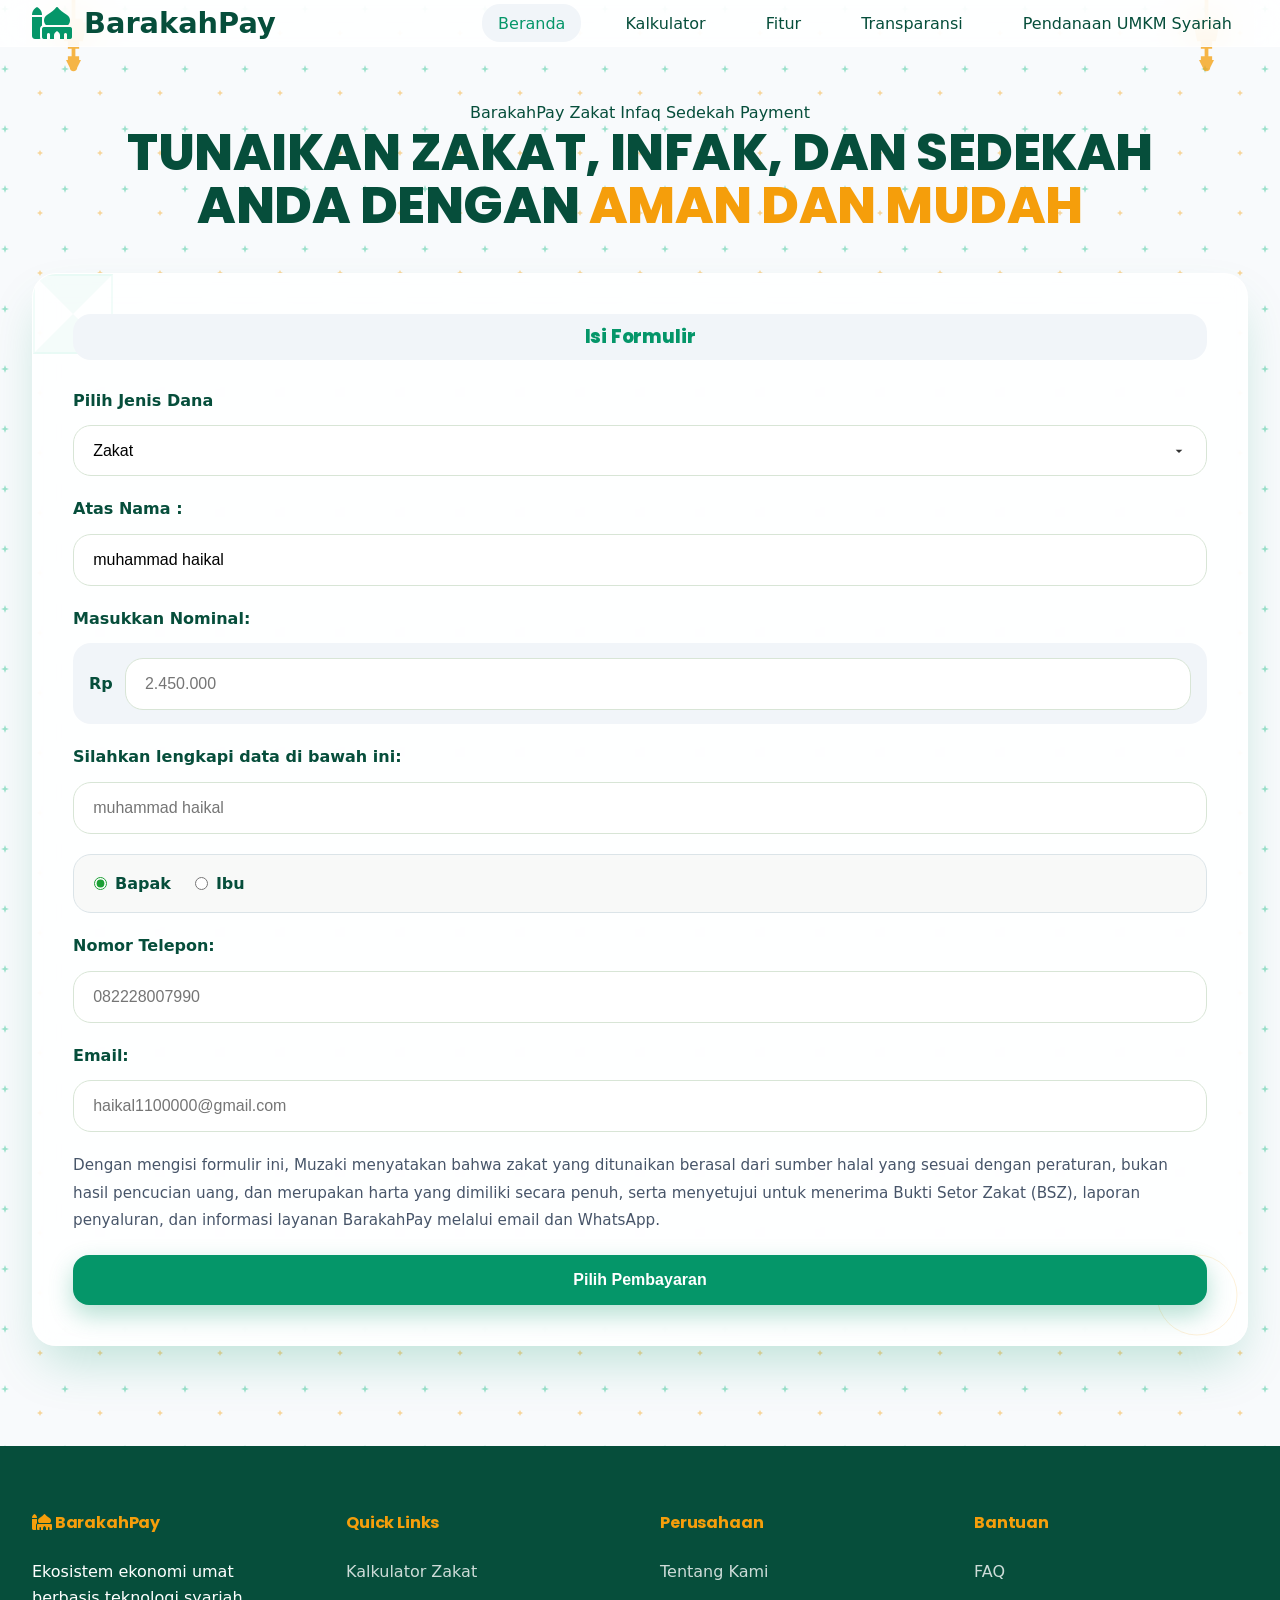
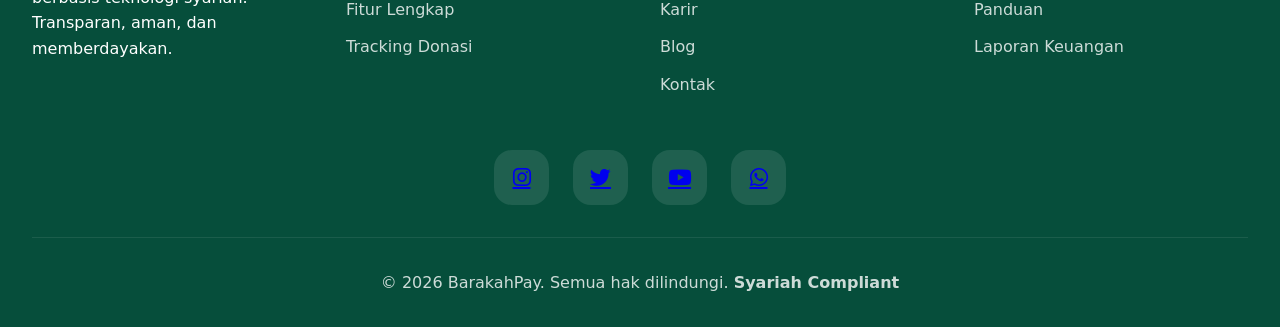
<file: index.html>
<!DOCTYPE html>
<html lang="id">
<head>
    <meta charset="UTF-8">
    <meta name="viewport" content="width=device-width, initial-scale=1.0">
    <title>BarakahPay - Zakat Digital Syariah</title>
    <meta name="description" content="BarakahPay - Platform Zakat, Infak, Sedekah digital syariah dengan transparansi 100% dan pemberdayaan UMKM">
    <link href="https://cdnjs.cloudflare.com/ajax/libs/font-awesome/6.4.0/css/all.min.css" rel="stylesheet">
    <link href="https://fonts.googleapis.com/css2?family=Poppins:wght@300;400;500;600;700&display=swap" rel="stylesheet">
    <link rel="stylesheet" href="assets/css/style.css">
</head>
<body>
    <!-- LOADING SCREEN -->
    <div id="loading" class="loading-screen">
        <div class="loader">
            <i class="fas fa-mosque"></i>
            <p>Loading BarakahPay...</p>
        </div>
    </div>

    <!-- HEADER -->
    <header id="header">
        <nav class="container">
            <a href="/" class="logo">
                <i class="fas fa-mosque"></i>
                <span>BarakahPay</span>
            </a>
            <ul class="nav-links">
                <li><a href="/" data-page="home" class="nav-link active">Beranda</a></li>
                <li><a href="/calculator" data-page="calculator" class="nav-link">Kalkulator</a></li>
                <li><a href="/features" data-page="features" class="nav-link">Fitur</a></li>
                <li><a href="/transparency" data-page="transparency" class="nav-link">Transparansi</a></li>
                <li><a href="/gamification" data-page="gamification" class="nav-link">Pendanaan UMKM Syariah</a></li>
            </ul>
            <div class="mobile-menu" id="mobileMenu">
                <span></span>
                <span></span>
                <span></span>
            </div>
        </nav>
    </header>

    <!-- MAIN CONTENT -->
    <main id="main-content" class="page-enter-active">
        <section class="home-hero section">
            <div class="container home-hero-container">
                <div class="home-branding">
                    <div class="BarakahPay-logo">
                        <span class="BarakahPay-title">BarakahPay</span>
                        <span class="BarakahPay-subtitle">Zakat Infaq Sedekah Payment</span>
                    </div>
                    <h1 class="main-title">TUNAIKAN ZAKAT, INFAK, DAN SEDEKAH<br>ANDA DENGAN <span>AMAN DAN MUDAH</span></h1>
                </div>

                <div class="form-card">
                    <div class="home-tab-header">
                        <h3 class="home-form-subtitle">Isi Formulir</h3>
                    </div>

                    <div class="home-tab-body" id="home-form">
                        <div class="form-panel">
                            <div class="field-group">
                                <label>Pilih Jenis Dana</label>
                                <select id="donationCategory">
                                    <option value="Zakat">Zakat</option>
                                    <option value="Infak">Infak</option>
                                    <option value="Sedekah">Sedekah</option>
                                    <option value="Fidyah">Fidyah</option>
                                    <option value="Kurban">Kurban</option>
                                    <option value="Dam Haji">Dam Haji</option>
                                </select>
                            </div>

                            <div class="field-group" id="donationItemGroup" style="display:none;">
                                <label id="donationItemLabel">Pilih Paket</label>
                                <select id="donationItem"></select>
                            </div>

                            <div class="field-group" id="donationQuantityGroup" style="display:none;">
                                <label>Jumlah Hewan Kurban</label>
                                <select id="donationQuantity">
                                    <option value="1">1 Ekor</option>
                                    <option value="2">2 Ekor</option>
                                    <option value="3">3 Ekor</option>
                                    <option value="4">4 Ekor</option>
                                    <option value="5">5 Ekor</option>
                                    <option value="6">6 Ekor</option>
                                    <option value="7">7 Ekor</option>
                                </select>
                            </div>

                            <div class="field-group">
                                <label>Atas Nama :</label>
                                <input type="text" id="donationName" placeholder="Nama Lengkap" value="muhammad haikal">
                            </div>

                            <div class="field-group">
                                <label>Masukkan Nominal:</label>
                                <div class="input-prefix" id="donationAmountWrapper">
                                    <span>Rp</span>
                                    <input type="text" id="donationAmount" placeholder="2.450.000">
                                </div>
                            </div>


                            <div class="field-group">
                                <label>Silahkan lengkapi data di bawah ini:</label>
                                <input type="text" id="donationFullName" placeholder="muhammad haikal">
                            </div>

                            <div class="gender-toggle">
                                <label><input type="radio" name="gender" value="Bapak" checked> Bapak</label>
                                <label><input type="radio" name="gender" value="Ibu"> Ibu</label>
                            </div>

                            <div class="field-group">
                                <label>Nomor Telepon:</label>
                                <input type="tel" id="donationPhone" placeholder="082228007990">
                            </div>
                            <div class="field-group">
                                <label>Email:</label>
                                <input type="email" id="donationEmail" placeholder="haikal1100000@gmail.com">
                            </div>

                            <p class="form-note">Dengan mengisi formulir ini, Muzaki menyatakan bahwa zakat yang ditunaikan berasal dari sumber halal yang sesuai dengan peraturan, bukan hasil pencucian uang, dan merupakan harta yang dimiliki secara penuh, serta menyetujui untuk menerima Bukti Setor Zakat (BSZ), laporan penyaluran, dan informasi layanan BarakahPay melalui email dan WhatsApp.</p>

                            <button class="cta-primary select-payment-btn">Pilih Pembayaran</button>
                        </div>
                </div>
            </div>
        </section>
    </main>

    <!-- FOOTER -->
    <footer>
        <div class="container">
            <div class="footer-grid">
                <div class="footer-section">
                    <h4><i class="fas fa-mosque"></i> BarakahPay</h4>
                    <p>Ekosistem ekonomi umat berbasis teknologi syariah. Transparan, aman, dan memberdayakan.</p>
                </div>
                <div class="footer-section">
                    <h4>Quick Links</h4>
                    <a href="/calculator">Kalkulator Zakat</a>
                    <a href="/features">Fitur Lengkap</a>
                    <a href="/transparency">Tracking Donasi</a>
                </div>
                <div class="footer-section">
                    <h4>Perusahaan</h4>
                    <a href="#">Tentang Kami</a>
                    <a href="#">Karir</a>
                    <a href="#">Blog</a>
                    <a href="#">Kontak</a>
                </div>
                <div class="footer-section">
                    <h4>Bantuan</h4>
                    <a href="#">FAQ</a>
                    <a href="#">Panduan</a>
                    <a href="#">Laporan Keuangan</a>
                </div>
            </div>
            <div class="social-links">
                <a href="#"><i class="fab fa-instagram"></i></a>
                <a href="#"><i class="fab fa-twitter"></i></a>
                <a href="#"><i class="fab fa-youtube"></i></a>
                <a href="#"><i class="fab fa-whatsapp"></i></a>
            </div>
            <div class="footer-bottom">
                <p>&copy; 2026 BarakahPay. Semua hak dilindungi. <strong>Syariah Compliant</strong></p>
            </div>
        </div>
    </footer>

    <script src="assets/js/script.js"></script>
</body>
</html>
</file>
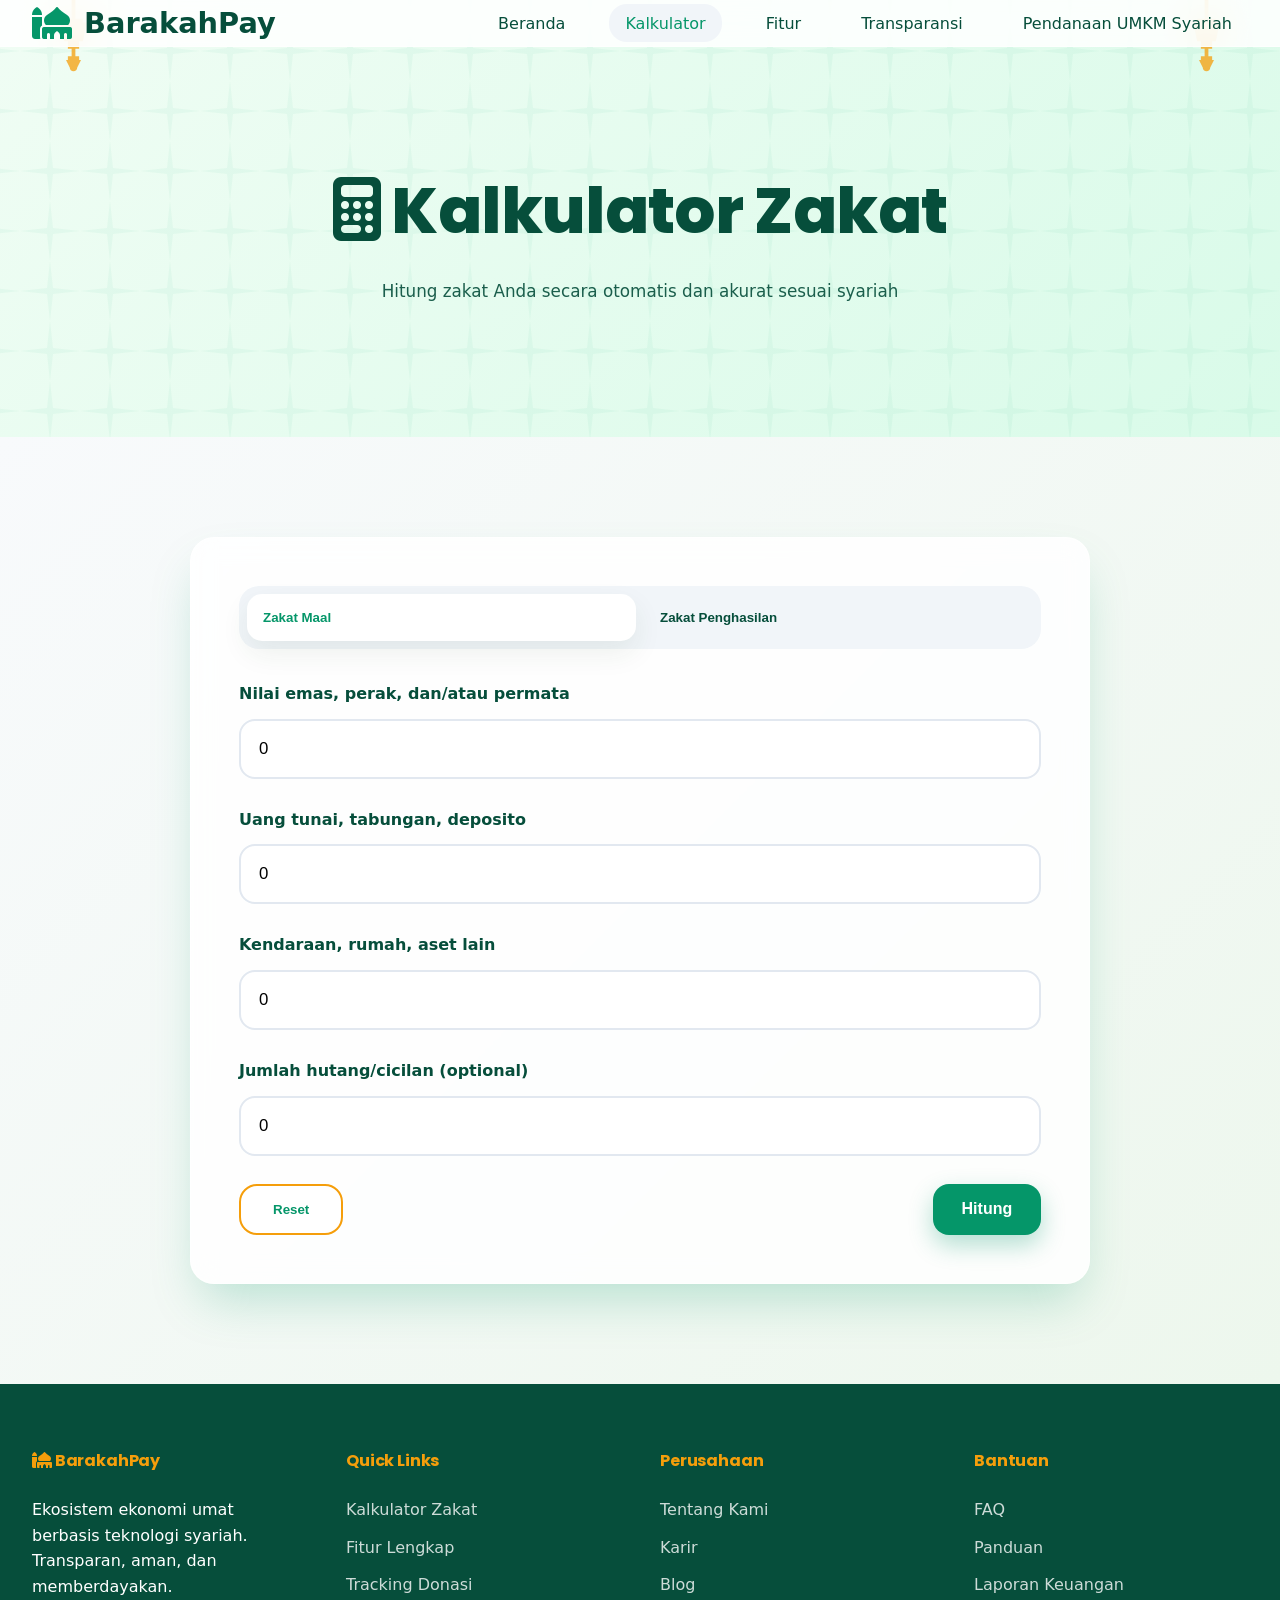
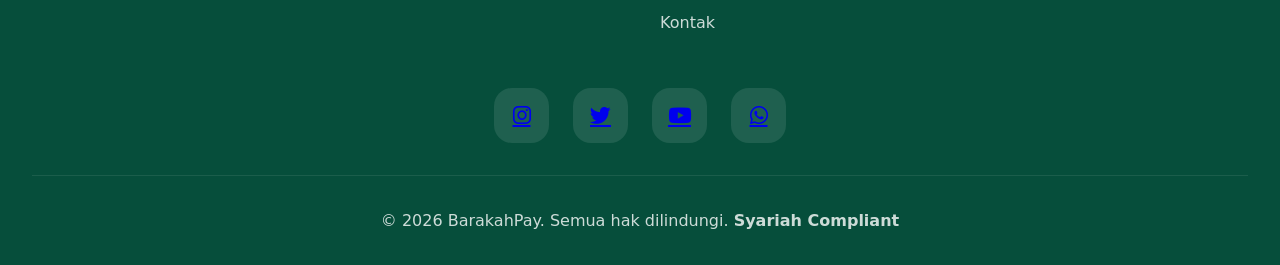
<file: calculator.html>
<!DOCTYPE html>
<html lang="id">
<head>
    <meta charset="UTF-8">
    <meta name="viewport" content="width=device-width, initial-scale=1.0">
    <title>BarakahPay - Kalkulator Zakat</title>
    <meta name="description" content="Kalkulator zakat syariah BarakahPay untuk penghasilan, emas, dan perdagangan.">
    <link href="https://cdnjs.cloudflare.com/ajax/libs/font-awesome/6.4.0/css/all.min.css" rel="stylesheet">
    <link href="https://fonts.googleapis.com/css2?family=Poppins:wght@300;400;500;600;700&display=swap" rel="stylesheet">
    <link rel="stylesheet" href="assets/css/style.css">
</head>
<body>
    <header id="header">
        <nav class="container">
            <a href="/" class="logo"><i class="fas fa-mosque"></i><span>BarakahPay</span></a>
            <ul class="nav-links">
                <li><a href="/" data-page="home" class="nav-link">Beranda</a></li>
                <li><a href="/calculator" data-page="calculator" class="nav-link active">Kalkulator</a></li>
                <li><a href="/features" data-page="features" class="nav-link">Fitur</a></li>
                <li><a href="/transparency" data-page="transparency" class="nav-link">Transparansi</a></li>
                <li><a href="/gamification" data-page="gamification" class="nav-link">Pendanaan UMKM Syariah</a></li>
            </ul>
            <div class="mobile-menu" id="mobileMenu"><span></span><span></span><span></span></div>
        </nav>
    </header>

    <main id="main-content" class="page-enter-active">
        <section class="hero calculator-hero">
            <div class="container">
                <div class="hero-content text-center">
                    <h1><i class="fas fa-calculator"></i> Kalkulator Zakat</h1>
                    <p class="hero-subtitle">Hitung zakat Anda secara otomatis dan akurat sesuai syariah</p>
                </div>
            </div>
        </section>

        <section class="calculator-section section">
            <div class="container">
                <div class="calculator-container">
                    <div class="calc-tabs">
                        <button class="calc-tab active" data-tab="maal">Zakat Maal</button>
                        <button class="calc-tab" data-tab="penghasilan">Zakat Penghasilan</button>
                    </div>

                    <div class="calc-content active" id="maal">
                        <div class="calc-input-group">
                            <label>Nilai emas, perak, dan/atau permata</label>
                            <input type="number" id="maalJewelry" placeholder="0" value="0" min="0">
                        </div>
                        <div class="calc-input-group">
                            <label>Uang tunai, tabungan, deposito</label>
                            <input type="number" id="maalCash" placeholder="0" value="0" min="0">
                        </div>
                        <div class="calc-input-group">
                            <label>Kendaraan, rumah, aset lain</label>
                            <input type="number" id="maalAssets" placeholder="0" value="0" min="0">
                        </div>
                        <div class="calc-input-group">
                            <label>Jumlah hutang/cicilan (optional)</label>
                            <input type="number" id="maalDebt" placeholder="0" value="0" min="0">
                        </div>
                    </div>

                    <div class="calc-content" id="penghasilan">
                        <div class="calc-input-group">
                            <label>Jumlah pendapatan per bulan</label>
                            <input type="number" id="incomeMonthly" placeholder="0" value="0" min="0">
                        </div>
                        <div class="calc-input-group">
                            <label>Bonus, THR dan lainnya</label>
                            <input type="number" id="incomeBonus" placeholder="0" value="0" min="0">
                        </div>
                    </div>

                    <div class="calc-actions">
                        <button class="btn-reset" id="calcReset">Reset</button>
                        <button class="cta-primary" id="calcBtn">Hitung</button>
                    </div>

                    <div id="calcResult" class="calc-result" style="display:none;">
                        <h3 id="resultTitle">Zakat Anda</h3>
                        <div id="zakatAmount" class="zakat-amount">Rp 0</div>
                        <p id="resultDesc" class="result-desc" style="margin:0.5rem 0 0; color: #1e3c72;"></p>
                    </div>
                </div>
            </div>
        </section>
    </main>

    <footer>
        <div class="container">
            <div class="footer-grid">
                <div class="footer-section">
                    <h4><i class="fas fa-mosque"></i> BarakahPay</h4>
                    <p>Ekosistem ekonomi umat berbasis teknologi syariah. Transparan, aman, dan memberdayakan.</p>
                </div>
                <div class="footer-section">
                    <h4>Quick Links</h4>
                    <a href="/calculator">Kalkulator Zakat</a>
                    <a href="/features">Fitur Lengkap</a>
                    <a href="/transparency">Tracking Donasi</a>
                </div>
                <div class="footer-section">
                    <h4>Perusahaan</h4>
                    <a href="#">Tentang Kami</a>
                    <a href="#">Karir</a>
                    <a href="#">Blog</a>
                    <a href="#">Kontak</a>
                </div>
                <div class="footer-section">
                    <h4>Bantuan</h4>
                    <a href="#">FAQ</a>
                    <a href="#">Panduan</a>
                    <a href="#">Laporan Keuangan</a>
                </div>
            </div>
            <div class="social-links">
                <a href="#"><i class="fab fa-instagram"></i></a>
                <a href="#"><i class="fab fa-twitter"></i></a>
                <a href="#"><i class="fab fa-youtube"></i></a>
                <a href="#"><i class="fab fa-whatsapp"></i></a>
            </div>
            <div class="footer-bottom">
                <p>&copy; 2026 BarakahPay. Semua hak dilindungi. <strong>Syariah Compliant</strong></p>
            </div>
        </div>
    </footer>
    <script src="assets/js/script.js"></script>
</body>
</html>
</file>
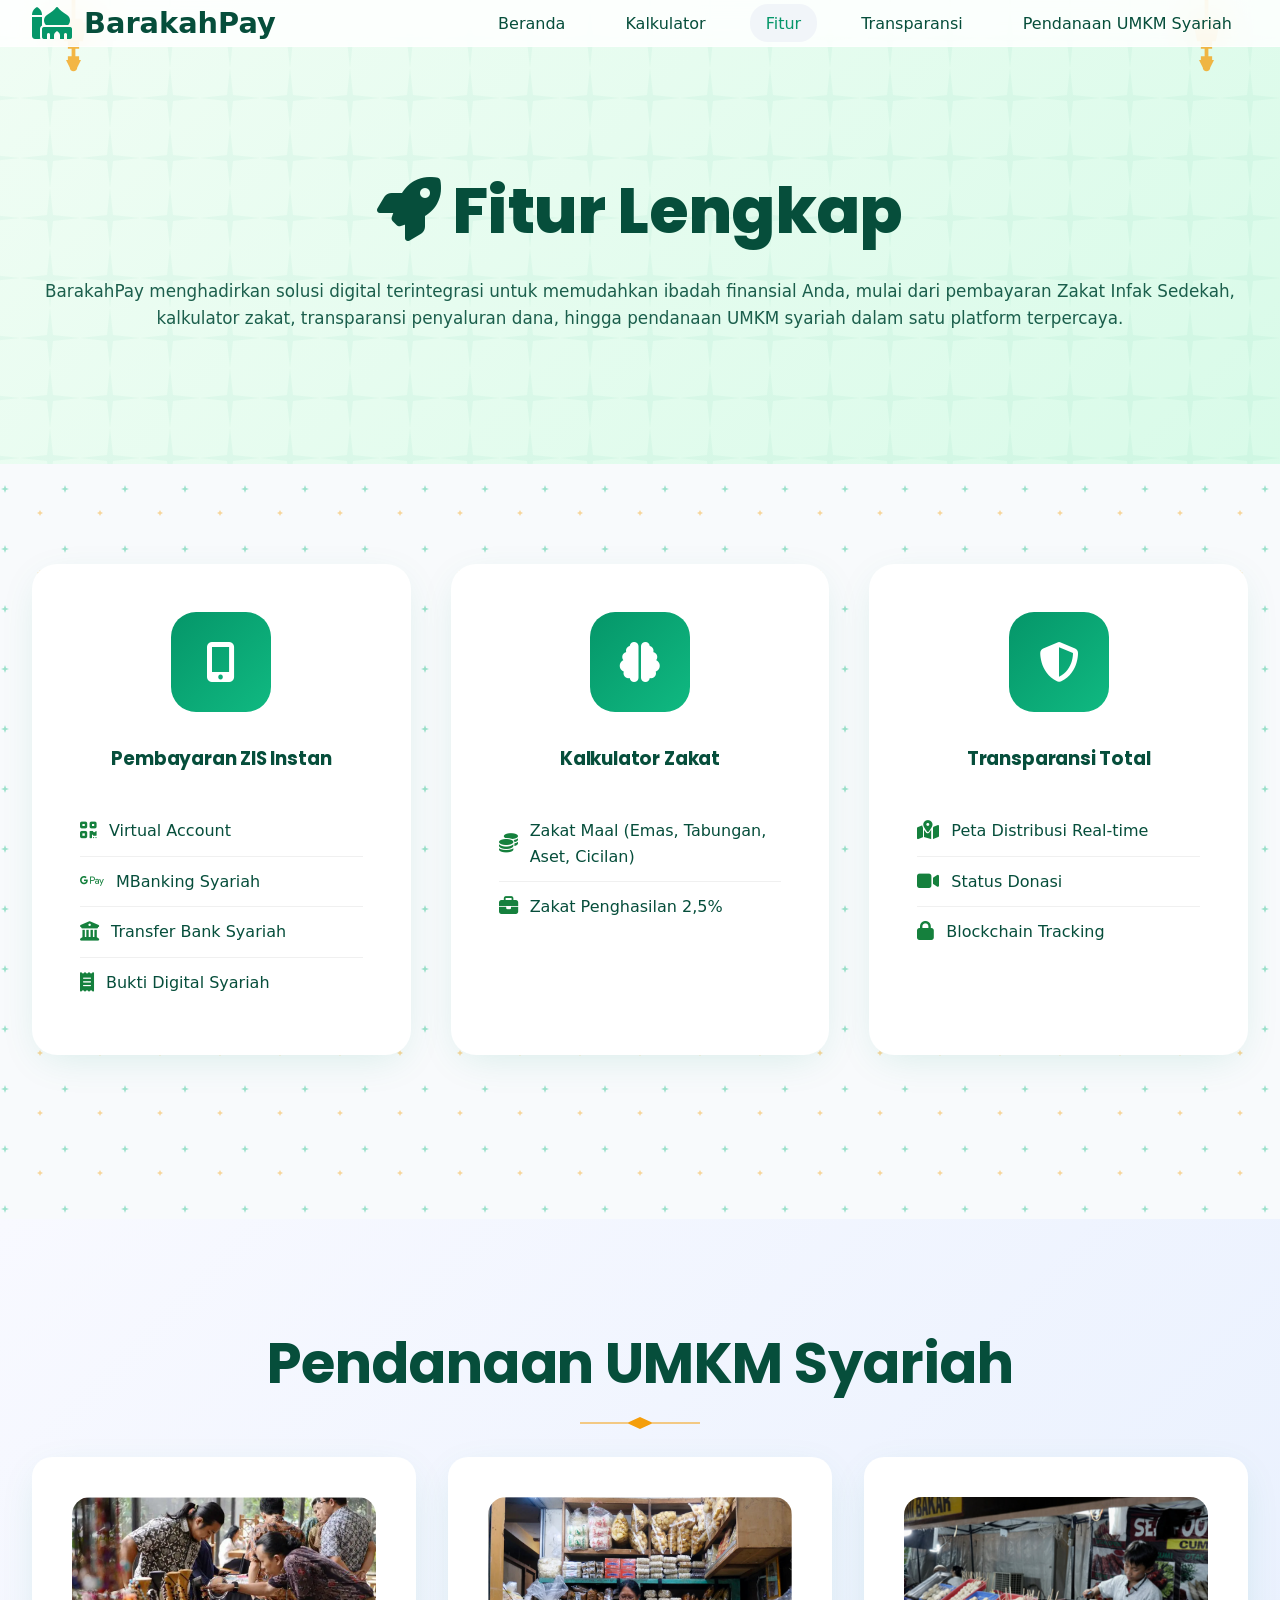
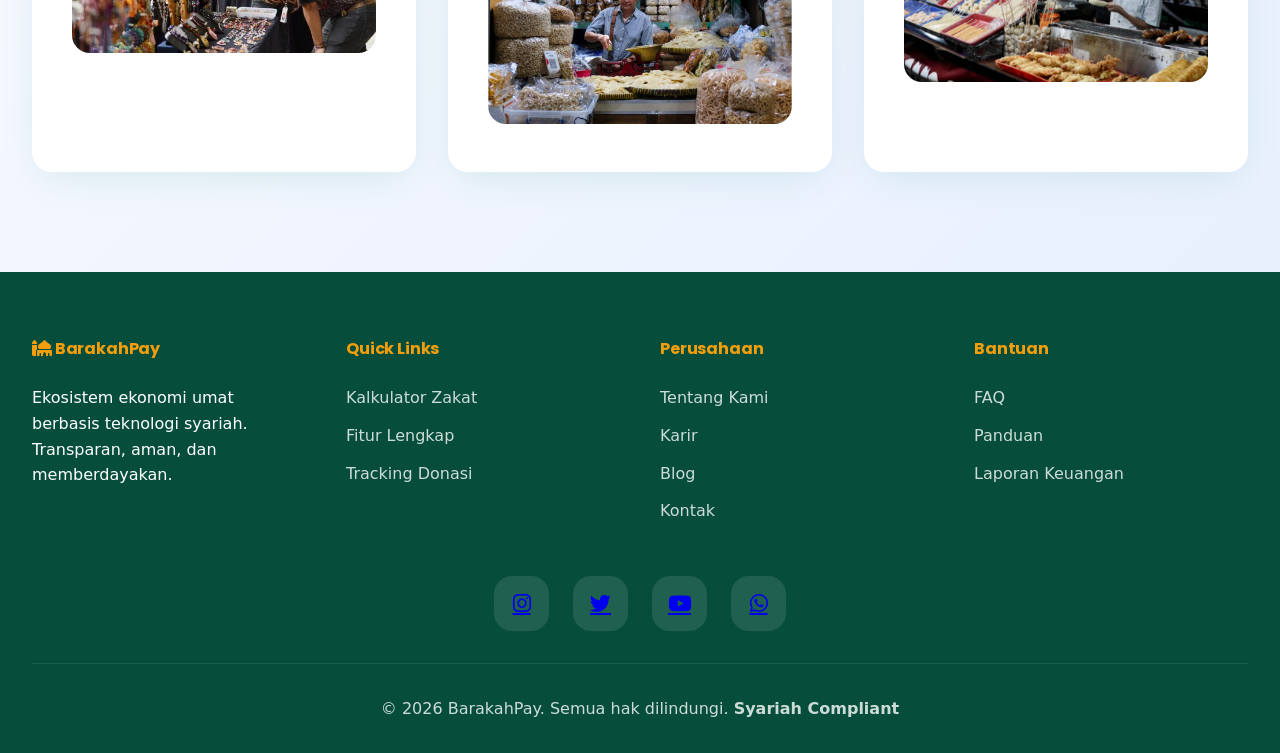
<file: features.html>
<!DOCTYPE html>
<html lang="id">
<head>
    <meta charset="UTF-8">
    <meta name="viewport" content="width=device-width, initial-scale=1.0">
    <title>BarakahPay - Fitur Lengkap</title>
    <meta name="description" content="Fitur lengkap BarakahPay: pembayaran ZIS, kalkulator zakat, transparansi blockchain, dan UMKM syariah.">
    <link href="https://cdnjs.cloudflare.com/ajax/libs/font-awesome/6.4.0/css/all.min.css" rel="stylesheet">
    <link href="https://fonts.googleapis.com/css2?family=Poppins:wght@300;400;500;600;700&display=swap" rel="stylesheet">
    <link rel="stylesheet" href="assets/css/style.css">
</head>
<body>
    <header id="header">
        <nav class="container">
            <a href="/" class="logo"><i class="fas fa-mosque"></i><span>BarakahPay</span></a>
            <ul class="nav-links">
                <li><a href="/" data-page="home" class="nav-link">Beranda</a></li>
                <li><a href="/calculator" data-page="calculator" class="nav-link">Kalkulator</a></li>
                <li><a href="/features" data-page="features" class="nav-link active">Fitur</a></li>
                <li><a href="/transparency" data-page="transparency" class="nav-link">Transparansi</a></li>
                <li><a href="/gamification" data-page="gamification" class="nav-link">Pendanaan UMKM Syariah</a></li>
            </ul>
            <div class="mobile-menu" id="mobileMenu"><span></span><span></span><span></span></div>
        </nav>
    </header>

    <main id="main-content" class="page-enter-active">
        <section class="hero">
            <div class="container">
                <div class="hero-content text-center">
                    <h1><i class="fas fa-rocket"></i> Fitur Lengkap</h1>
                    <p class="hero-subtitle">BarakahPay menghadirkan solusi digital terintegrasi untuk memudahkan ibadah finansial Anda, mulai dari pembayaran Zakat Infak Sedekah, kalkulator zakat, transparansi penyaluran dana, hingga pendanaan UMKM syariah dalam satu platform terpercaya.</p>
                </div>
            </div>
        </section>

        <section class="section">
            <div class="container">
                <div class="features-categories">
                    <div class="category-card">
                        <div class="category-icon"><i class="fas fa-mobile-alt"></i></div>
                        <h3>Pembayaran ZIS Instan</h3>
                        <div class="feature-list">
                            <div class="feature-item"><i class="fas fa-qrcode"></i><span>Virtual Account</span></div>
                            <div class="feature-item"><i class="fab fa-google-pay"></i><span>MBanking Syariah</span></div>
                            <div class="feature-item"><i class="fas fa-university"></i><span>Transfer Bank Syariah</span></div>
                            <div class="feature-item"><i class="fas fa-receipt"></i><span>Bukti Digital Syariah</span></div>
                        </div>
                    </div>

                    <div class="category-card">
                        <div class="category-icon"><i class="fas fa-brain"></i></div>
                        <h3>Kalkulator Zakat </h3>
                        <div class="feature-list">
                            <div class="feature-item"><i class="fas fa-coins"></i><span>Zakat Maal (Emas, Tabungan, Aset, Cicilan)</span></div>
                            <div class="feature-item"><i class="fas fa-briefcase"></i><span>Zakat Penghasilan 2,5%</span></div>
                        </div>
                    </div>

                    <div class="category-card">
                        <div class="category-icon"><i class="fas fa-shield-alt"></i></div>
                        <h3>Transparansi Total</h3>
                        <div class="feature-list">
                            <div class="feature-item"><i class="fas fa-map-marked-alt"></i><span>Peta Distribusi Real-time</span></div>
                            <div class="feature-item"><i class="fas fa-video"></i><span>Status Donasi</span></div>
                            <div class="feature-item"><i class="fas fa-lock"></i><span>Blockchain Tracking</span></div>
                        </div>
                    </div>
                </div>
            </div>
        </section>

        <section class="section bg-soft-gradient">
            <div class="container">
                <h2 class="section-title">Pendanaan UMKM Syariah</h2>
                <div class="umkm-grid">
                    <div class="umkm-card">
                        <img src="/assets/image/umkm-1.png" alt="UMKM 1" style="width: 100%; height: auto; border-radius: 18px;" />
                    </div>
                    <div class="umkm-card">
                        <img src="/assets/image/umkm-2.png" alt="UMKM 2" style="width: 100%; height: auto; border-radius: 18px;" />
                    </div>
                    <div class="umkm-card">
                        <img src="/assets/image/umkm-3.png" alt="UMKM 3" style="width: 100%; height: auto; border-radius: 18px;" />
                    </div>
                </div>
            </div>
        </section>
    </main>

    <footer>
        <div class="container">
            <div class="footer-grid">
                <div class="footer-section">
                    <h4><i class="fas fa-mosque"></i> BarakahPay</h4>
                    <p>Ekosistem ekonomi umat berbasis teknologi syariah. Transparan, aman, dan memberdayakan.</p>
                </div>
                <div class="footer-section">
                    <h4>Quick Links</h4>
                    <a href="/calculator">Kalkulator Zakat</a>
                    <a href="/features">Fitur Lengkap</a>
                    <a href="/transparency">Tracking Donasi</a>
                </div>
                <div class="footer-section">
                    <h4>Perusahaan</h4>
                    <a href="#">Tentang Kami</a>
                    <a href="#">Karir</a>
                    <a href="#">Blog</a>
                    <a href="#">Kontak</a>
                </div>
                <div class="footer-section">
                    <h4>Bantuan</h4>
                    <a href="#">FAQ</a>
                    <a href="#">Panduan</a>
                    <a href="#">Laporan Keuangan</a>
                </div>
            </div>
            <div class="social-links">
                <a href="#"><i class="fab fa-instagram"></i></a>
                <a href="#"><i class="fab fa-twitter"></i></a>
                <a href="#"><i class="fab fa-youtube"></i></a>
                <a href="#"><i class="fab fa-whatsapp"></i></a>
            </div>
            <div class="footer-bottom">
                <p>&copy; 2026 BarakahPay. Semua hak dilindungi. <strong>Syariah Compliant</strong></p>
            </div>
        </div>
    </footer>
    <script src="assets/js/script.js"></script>
</body>
</html>
</file>
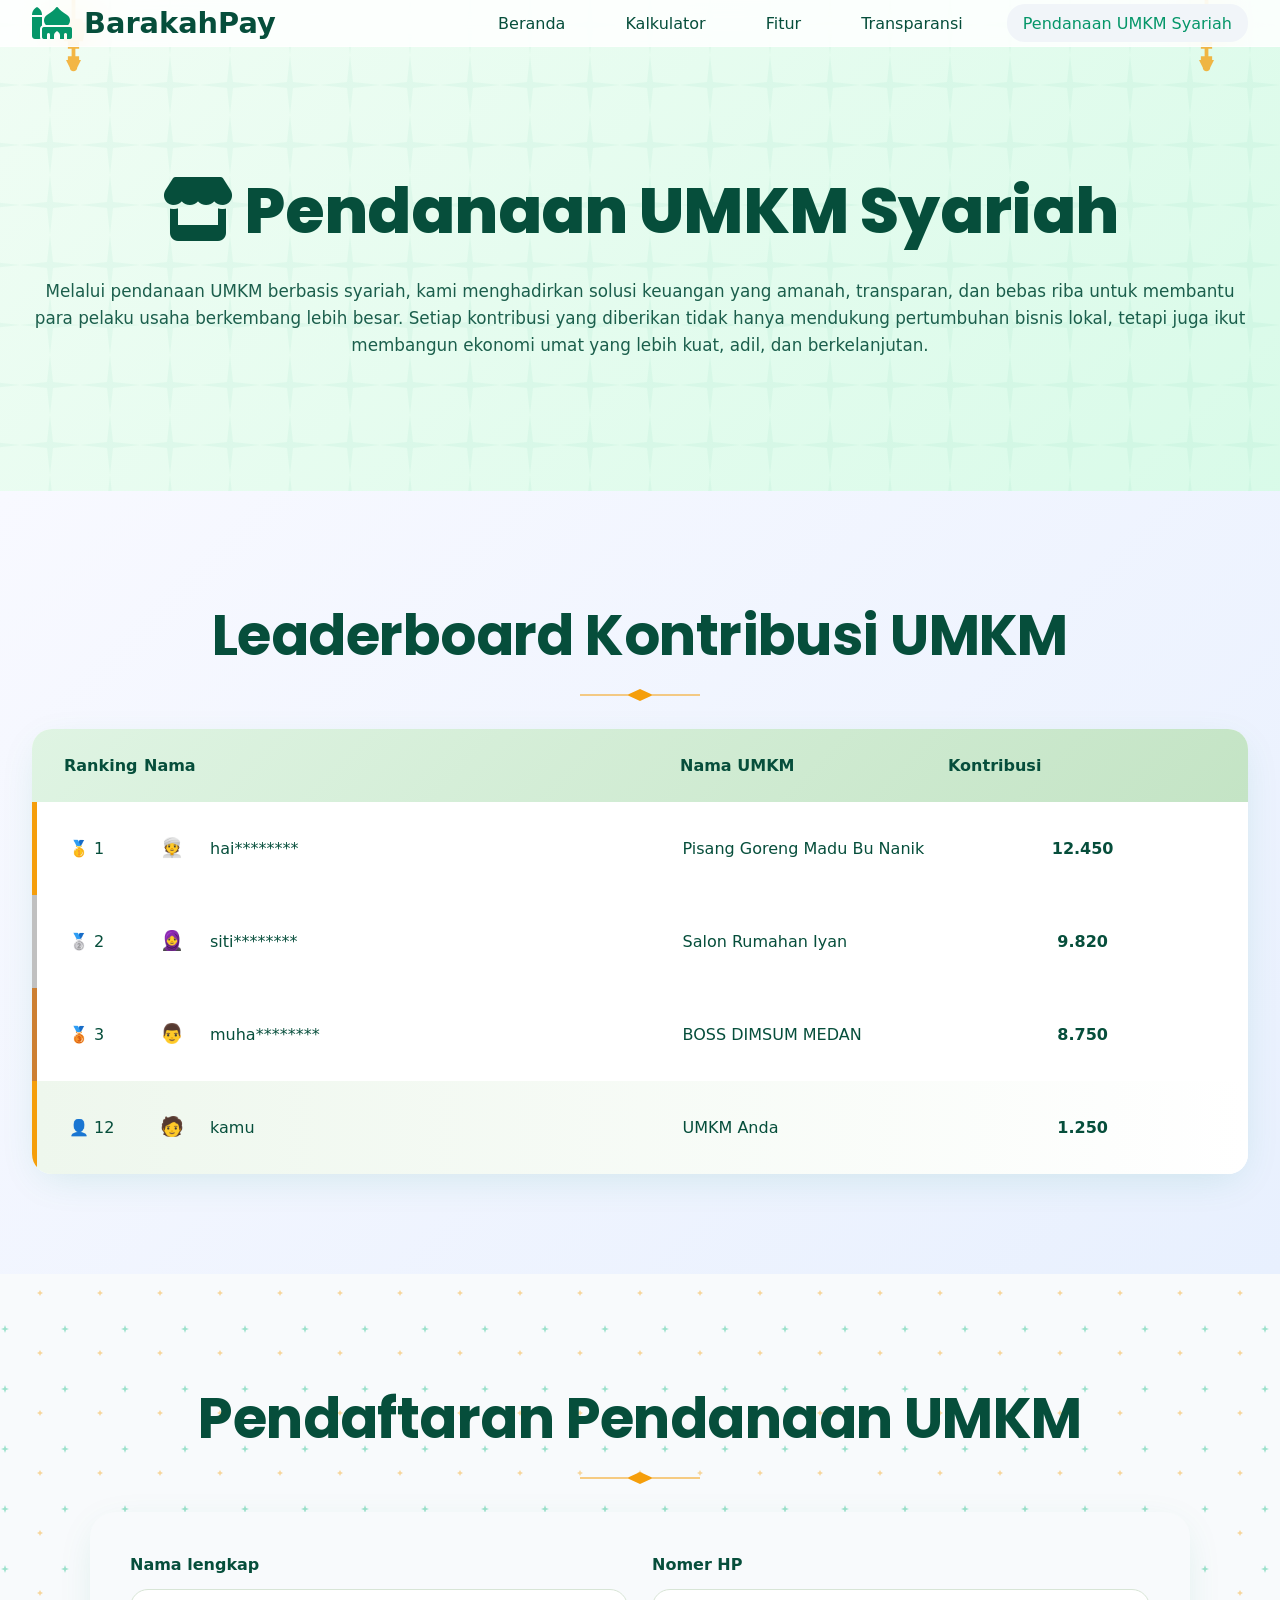
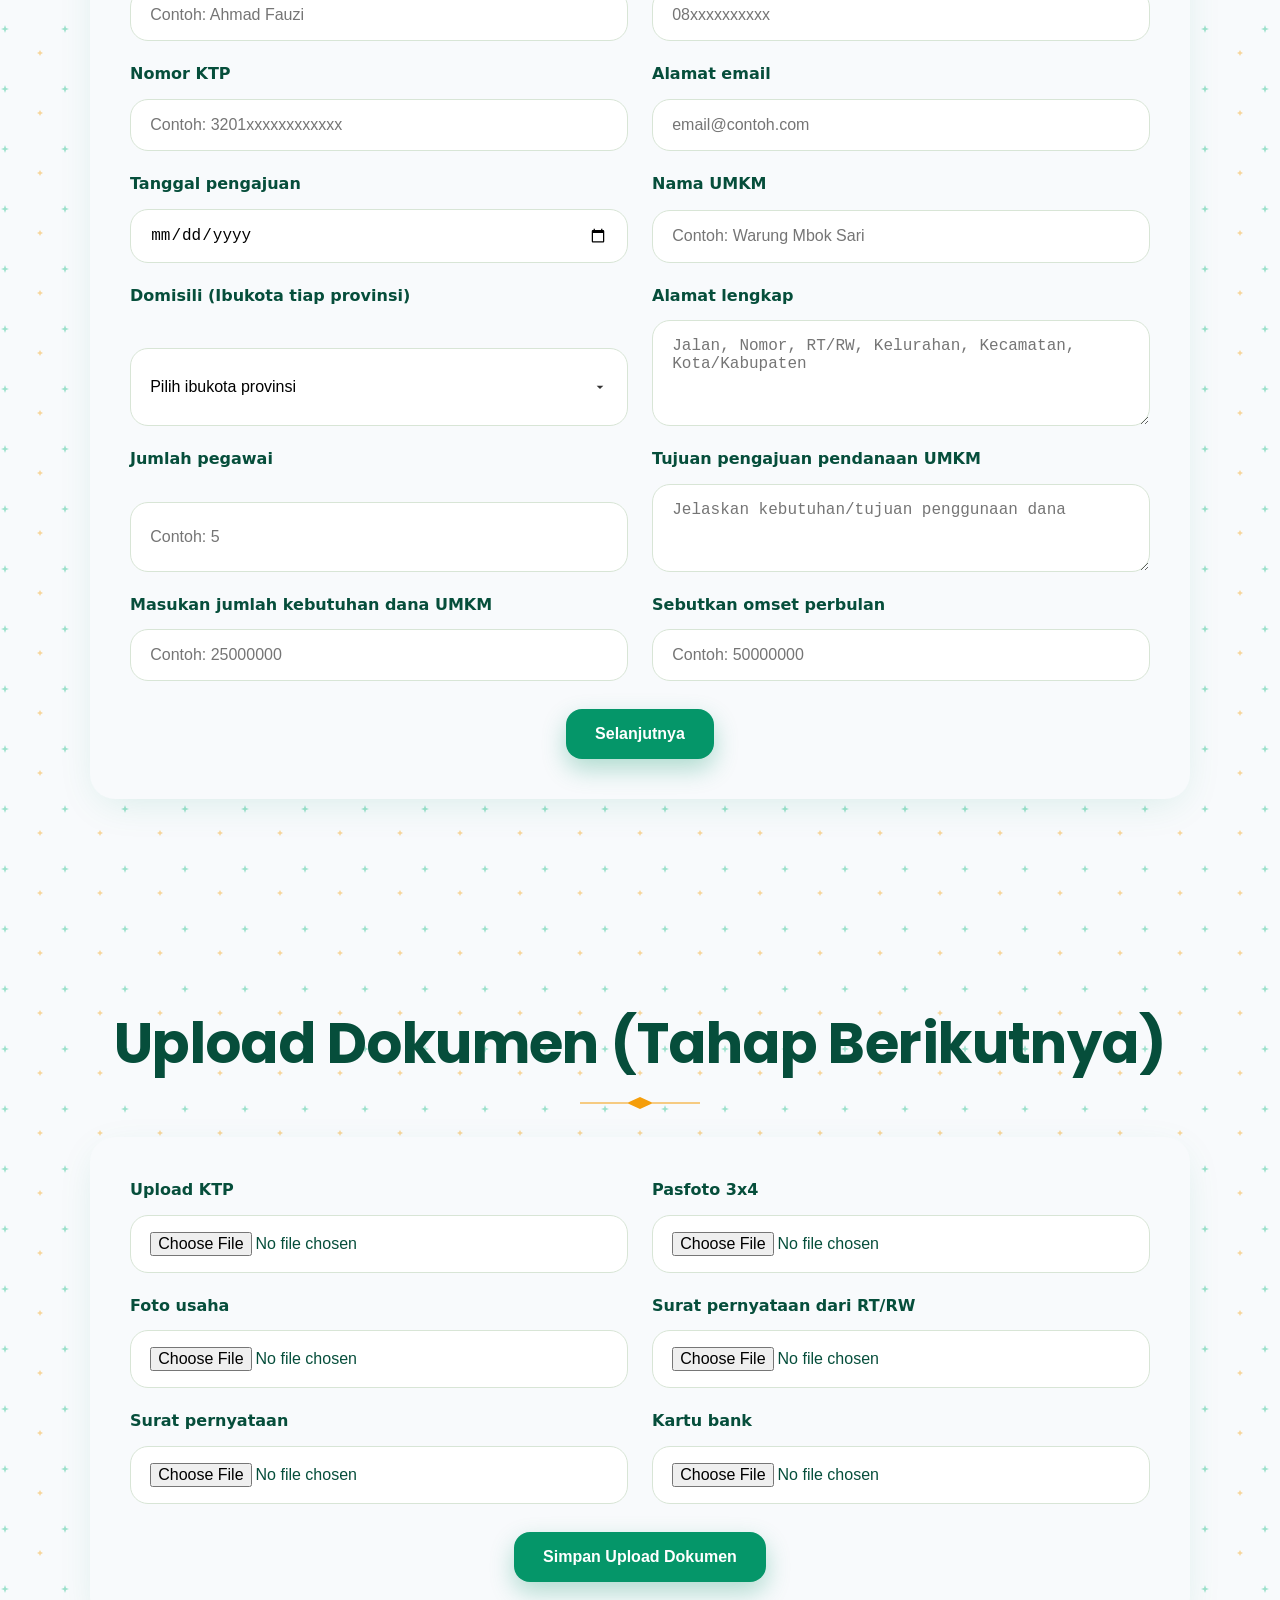
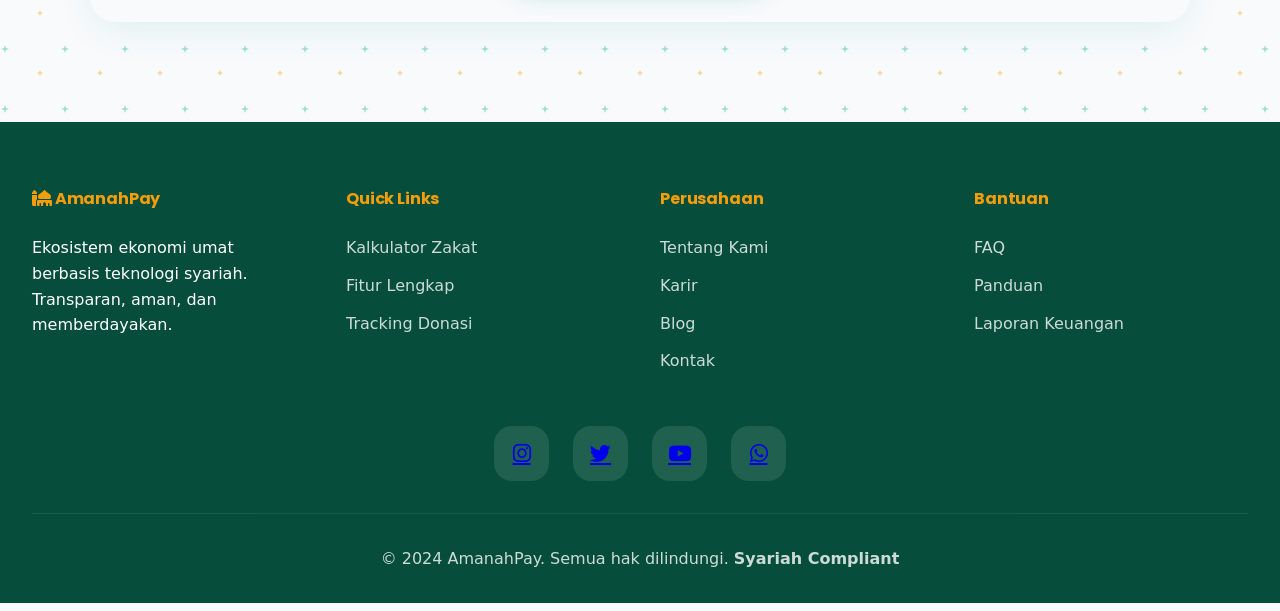
<file: gamification.html>
<!DOCTYPE html>
<html lang="id">
<head>
    <meta charset="UTF-8">
    <meta name="viewport" content="width=device-width, initial-scale=1.0">
<title>BarakahPay - Pendanaan UMKM Syariah</title>
    <meta name="description" content="Halaman pendanaan UMKM syariah BarakahPay untuk program pemberdayaan dan kontribusi.">
    <link href="https://cdnjs.cloudflare.com/ajax/libs/font-awesome/6.4.0/css/all.min.css" rel="stylesheet">
    <link href="https://fonts.googleapis.com/css2?family=Poppins:wght@300;400;500;600;700&display=swap" rel="stylesheet">
    <link rel="stylesheet" href="assets/css/style.css">
</head>
<body>
    <header id="header">
        <nav class="container">
            <a href="/" class="logo"><i class="fas fa-mosque"></i><span>BarakahPay</span></a>
            <ul class="nav-links">
                <li><a href="/" data-page="home" class="nav-link">Beranda</a></li>
                <li><a href="/calculator" data-page="calculator" class="nav-link">Kalkulator</a></li>
                <li><a href="/features" data-page="features" class="nav-link">Fitur</a></li>
                <li><a href="/transparency" data-page="transparency" class="nav-link">Transparansi</a></li>
                <li><a href="/gamification" data-page="gamification" class="nav-link active">Pendanaan UMKM Syariah</a></li>
            </ul>
            <div class="mobile-menu" id="mobileMenu"><span></span><span></span><span></span></div>
        </nav>
    </header>

    <main id="main-content" class="page-enter-active">
        <section class="hero">
            <div class="container">
                <div class="hero-content text-center">
                    <h1><i class="fas fa-store"></i> Pendanaan UMKM Syariah</h1>
                    <p class="hero-subtitle">Melalui pendanaan UMKM berbasis syariah, kami menghadirkan solusi keuangan yang amanah, transparan, dan bebas riba untuk membantu para pelaku usaha berkembang lebih besar. Setiap kontribusi yang diberikan tidak hanya mendukung pertumbuhan bisnis lokal, tetapi juga ikut membangun ekonomi umat yang lebih kuat, adil, dan berkelanjutan.</p>
                </div>
            </div>
        </section>



        <section class="section bg-soft-gradient">
            <div class="container">
                <h2 class="section-title">Leaderboard Kontribusi UMKM</h2>
                <div class="leaderboard">
                    <div class="leaderboard-header"><span>Ranking</span><span>Nama</span><span>Nama UMKM</span><span>Kontribusi</span></div>
                    <div class="leaderboard-row gold"><div class="rank">🥇 1</div><div class="user"><div class="user-avatar">👳</div><span>hai********</span></div><div class="umkm-name"><span>Pisang Goreng Madu Bu Nanik</span></div><div class="points">12.450</div></div>
                    <div class="leaderboard-row silver"><div class="rank">🥈 2</div><div class="user"><div class="user-avatar">🧕</div><span>siti********</span></div><div class="umkm-name"><span>Salon Rumahan Iyan</span></div><div class="points">9.820</div></div>
                    <div class="leaderboard-row bronze"><div class="rank">🥉 3</div><div class="user"><div class="user-avatar">👨</div><span>muha********</span></div><div class="umkm-name"><span>BOSS DIMSUM MEDAN</span></div><div class="points">8.750</div></div>
                    <div class="leaderboard-row you"><div class="rank">👤 12</div><div class="user"><div class="user-avatar">🧑</div><span>kamu</span></div><div class="umkm-name"><span>UMKM Anda</span></div><div class="points">1.250</div></div>

                </div>
            </div>
        </section>

        <section class="section">
            <div class="container">
                <h2 class="section-title">Pendaftaran Pendanaan UMKM</h2>

                <div class="umkm-form-card">
                    <form id="umkmFundingForm" class="umkm-form" novalidate>
                        <div class="umkm-form-grid">
                            <div class="field-group">
                                <label for="namaLengkap">Nama lengkap</label>
                                <input type="text" id="namaLengkap" name="namaLengkap" placeholder="Contoh: Ahmad Fauzi" required>
                            </div>

                            <div class="field-group">
                                <label for="nomorHp">Nomer HP</label>
                                <input type="tel" id="nomorHp" name="nomorHp" placeholder="08xxxxxxxxxx" required>
                            </div>

                            <div class="field-group">
                                <label for="nomorKtp">Nomor KTP</label>
                                <input type="text" id="nomorKtp" name="nomorKtp" placeholder="Contoh: 3201xxxxxxxxxxxx" required>
                            </div>

                            <div class="field-group">
                                <label for="alamatEmail">Alamat email</label>
                                <input type="email" id="alamatEmail" name="alamatEmail" placeholder="email@contoh.com" required>
                            </div>

                            <div class="field-group">
                                <label for="tanggalPengajuan">Tanggal pengajuan</label>
                                <input type="date" id="tanggalPengajuan" name="tanggalPengajuan" required>
                            </div>

                            <div class="field-group">
                                <label for="namaUmkm">Nama UMKM</label>
                                <input type="text" id="namaUmkm" name="namaUmkm" placeholder="Contoh: Warung Mbok Sari" required>
                            </div>

                            <div class="field-group">
                                <label for="domisiliIbukota">Domisili (Ibukota tiap provinsi)</label>
                                <select id="domisiliIbukota" name="domisiliIbukota" required>
                                    <option value="">Pilih ibukota provinsi</option>
                                    <option>Jakarta</option>
                                    <option>Bandung</option>
                                    <option>Serang</option>
                                    <option>Semarang</option>
                                    <option>Yogyakarta</option>
                                    <option>Surabaya</option>
                                    <option>Mataram</option>
                                    <option>Kupang</option>
                                    <option>Pontianak</option>
                                    <option>Pangkalpinang</option>
                                    <option>Banjarmasin</option>
                                    <option>Palangkaraya</option>
                                    <option>Palembang</option>
                                    <option>Jambi</option>
                                    <option>Padang</option>
                                    <option>Pekanbaru</option>
                                    <option>Bengkulu</option>
                                    <option>Medan</option>
                                    <option>Aceh</option>
                                    <option>Pontianak</option>
                                    <option>Gorontalo</option>
                                    <option>Ternate</option>
                                    <option>Manado</option>
                                    <option>Makassar</option>
                                    <option>Kendari</option>
                                    <option>Ambon</option>
                                    <option>Jayapura</option>
                                </select>
                            </div>

                            <div class="field-group">
                                <label for="alamatLengkap">Alamat lengkap</label>
                                <textarea id="alamatLengkap" name="alamatLengkap" placeholder="Jalan, Nomor, RT/RW, Kelurahan, Kecamatan, Kota/Kabupaten" rows="4" required></textarea>
                            </div>

                            <div class="field-group">
                                <label for="jumlahPegawai">Jumlah pegawai</label>
                                <input type="number" id="jumlahPegawai" name="jumlahPegawai" min="1" placeholder="Contoh: 5" required>
                            </div>

                            <div class="field-group">
                                <label for="tujuanPengajuan">Tujuan pengajuan pendanaan UMKM</label>
                                <textarea id="tujuanPengajuan" name="tujuanPengajuan" placeholder="Jelaskan kebutuhan/tujuan penggunaan dana" rows="3" required></textarea>
                            </div>

                            <div class="field-group">
                                <label for="kebutuhanDana">Masukan jumlah kebutuhan dana UMKM</label>
                                <input type="text" id="kebutuhanDana" name="kebutuhanDana" placeholder="Contoh: 25000000" required>
                            </div>

                            <div class="field-group">
                                <label for="omsetPerbulan">Sebutkan omset perbulan</label>
                                <input type="text" id="omsetPerbulan" name="omsetPerbulan" placeholder="Contoh: 50000000" required>
                            </div>
                        </div>

                        <div class="umkm-form-actions">
                            <button class="cta-primary" type="button" id="umkmNextStepBtn">Selanjutnya</button>
                        </div>

                        <div id="umkmFormMessage" class="umkm-form-message" role="status" aria-live="polite" style="display:none;"></div>
                    </form>
                </div>
            </div>
        </section>

        <section class="section">
            <div class="container">
                <h2 class="section-title">Upload Dokumen (Tahap Berikutnya)</h2>

                <div class="umkm-form-card" style="margin-top: 2rem; max-width: 1100px;">
                    <form id="umkmDokumenForm" class="umkm-form" novalidate>
                        <div class="umkm-form-grid">
                            <div class="field-group">
                                <label for="uploadKtp">Upload KTP</label>
                                <input type="file" id="uploadKtp" name="uploadKtp" accept="image/*,.pdf" required>
                            </div>

                            <div class="field-group">
                                <label for="uploadPasFoto3x4">Pasfoto 3x4</label>
                                <input type="file" id="uploadPasFoto3x4" name="uploadPasFoto3x4" accept="image/*,.pdf" required>
                            </div>

                            <div class="field-group">
                                <label for="uploadFotoUsaha">Foto usaha</label>
                                <input type="file" id="uploadFotoUsaha" name="uploadFotoUsaha" accept="image/*,.pdf" required>
                            </div>

                            <div class="field-group">
                                <label for="uploadSuratPernyataanRtRw">Surat pernyataan dari RT/RW</label>
                                <input type="file" id="uploadSuratPernyataanRtRw" name="uploadSuratPernyataanRtRw" accept="image/*,.pdf" required>
                            </div>

                            <div class="field-group">
                                <label for="uploadSuratPernyataan">Surat pernyataan</label>
                                <input type="file" id="uploadSuratPernyataan" name="uploadSuratPernyataan" accept="image/*,.pdf" required>
                            </div>

                            <div class="field-group">
                                <label for="uploadKartuBank">Kartu bank</label>
                                <input type="file" id="uploadKartuBank" name="uploadKartuBank" accept="image/*,.pdf" required>
                            </div>
                        </div>

                        <div class="umkm-form-actions">
                            <button class="cta-primary" type="submit">Simpan Upload Dokumen</button>
                        </div>

                        <div id="umkmDokumenMessage" class="umkm-form-message" role="status" aria-live="polite" style="display:none;"></div>
                    </form>
                </div>
            </div>
        </section>


    </main>

    <footer>
        <div class="container">
            <div class="footer-grid">
                <div class="footer-section">
                    <h4><i class="fas fa-mosque"></i> AmanahPay</h4>
                    <p>Ekosistem ekonomi umat berbasis teknologi syariah. Transparan, aman, dan memberdayakan.</p>
                </div>
                <div class="footer-section">
                    <h4>Quick Links</h4>
                    <a href="/calculator">Kalkulator Zakat</a>
                    <a href="/features">Fitur Lengkap</a>
                    <a href="/transparency">Tracking Donasi</a>
                </div>
                <div class="footer-section">
                    <h4>Perusahaan</h4>
                    <a href="#">Tentang Kami</a>
                    <a href="#">Karir</a>
                    <a href="#">Blog</a>
                    <a href="#">Kontak</a>
                </div>
                <div class="footer-section">
                    <h4>Bantuan</h4>
                    <a href="#">FAQ</a>
                    <a href="#">Panduan</a>
                    <a href="#">Laporan Keuangan</a>
                </div>
            </div>
            <div class="social-links">
                <a href="#"><i class="fab fa-instagram"></i></a>
                <a href="#"><i class="fab fa-twitter"></i></a>
                <a href="#"><i class="fab fa-youtube"></i></a>
                <a href="#"><i class="fab fa-whatsapp"></i></a>
            </div>
            <div class="footer-bottom">
                <p>&copy; 2024 AmanahPay. Semua hak dilindungi. <strong>Syariah Compliant</strong></p>
            </div>
        </div>
    </footer>
    <script src="assets/js/script.js"></script>
</body>
</html>
</file>
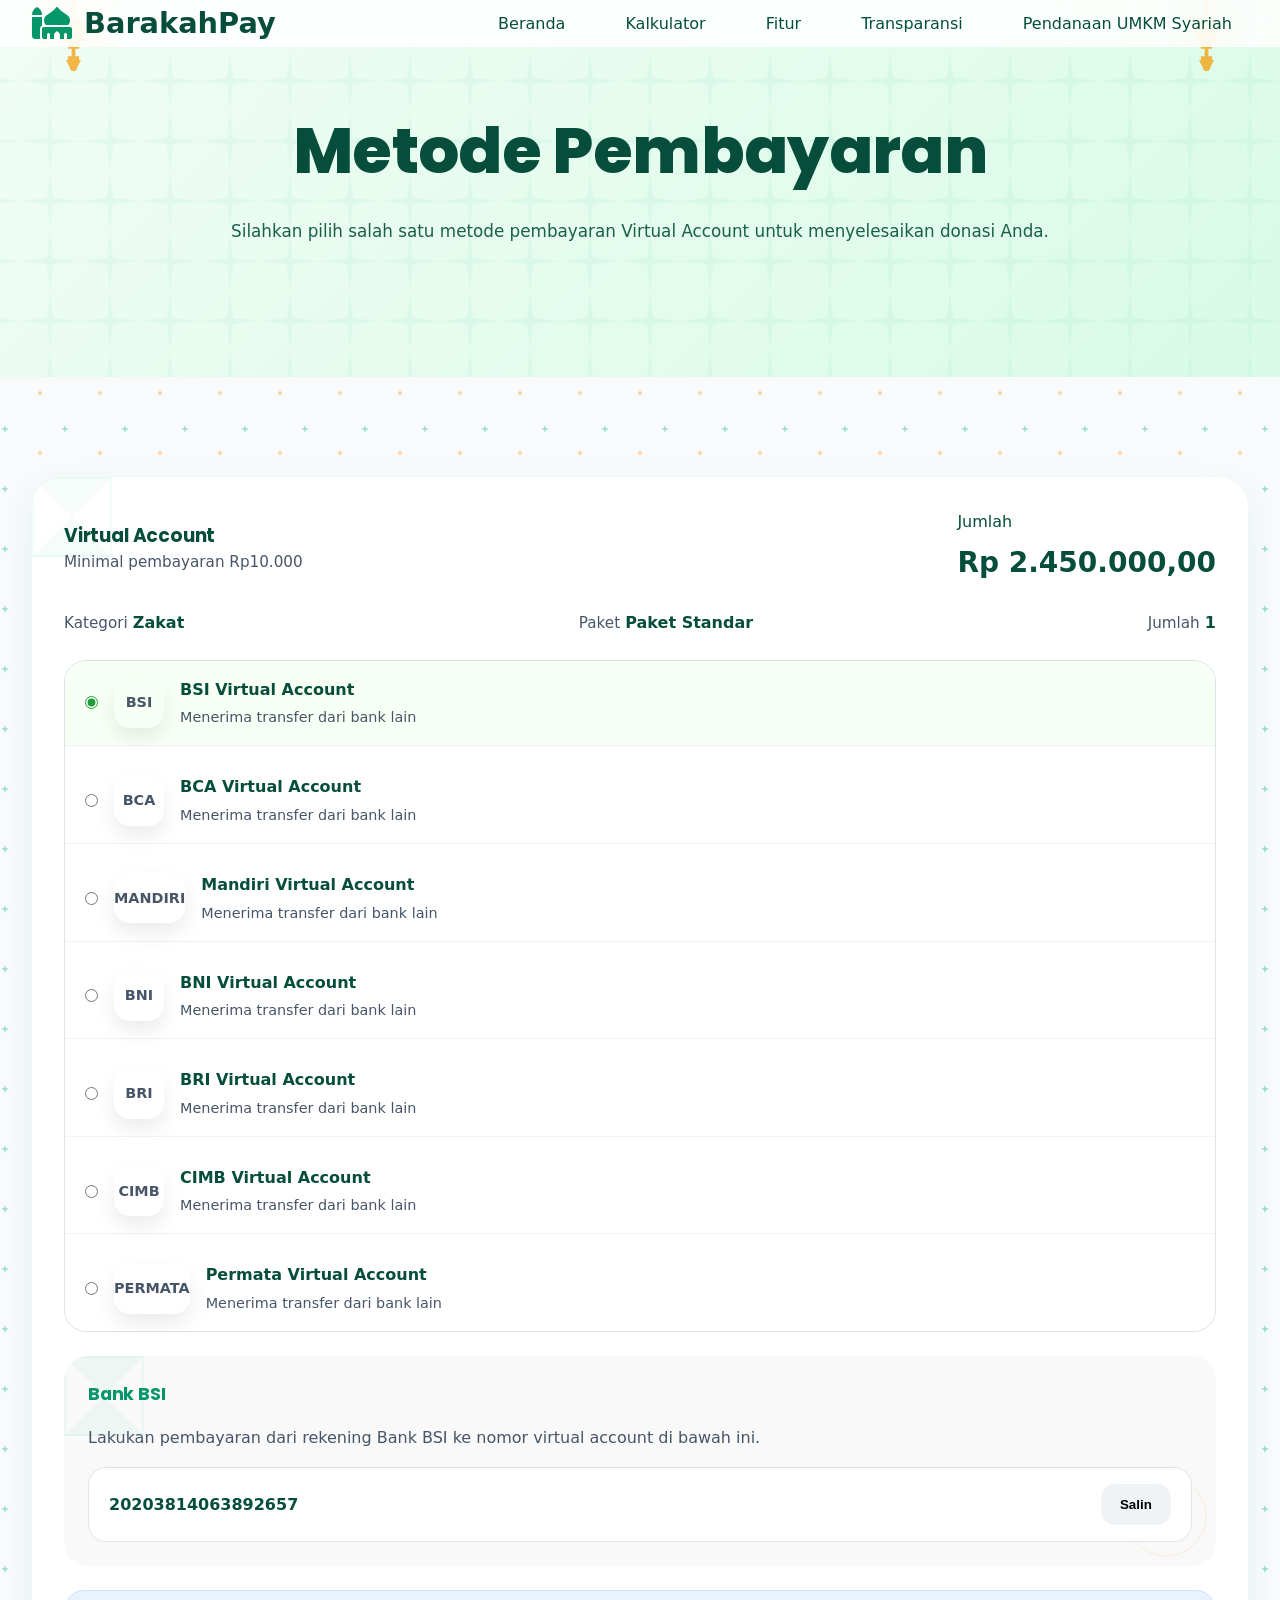
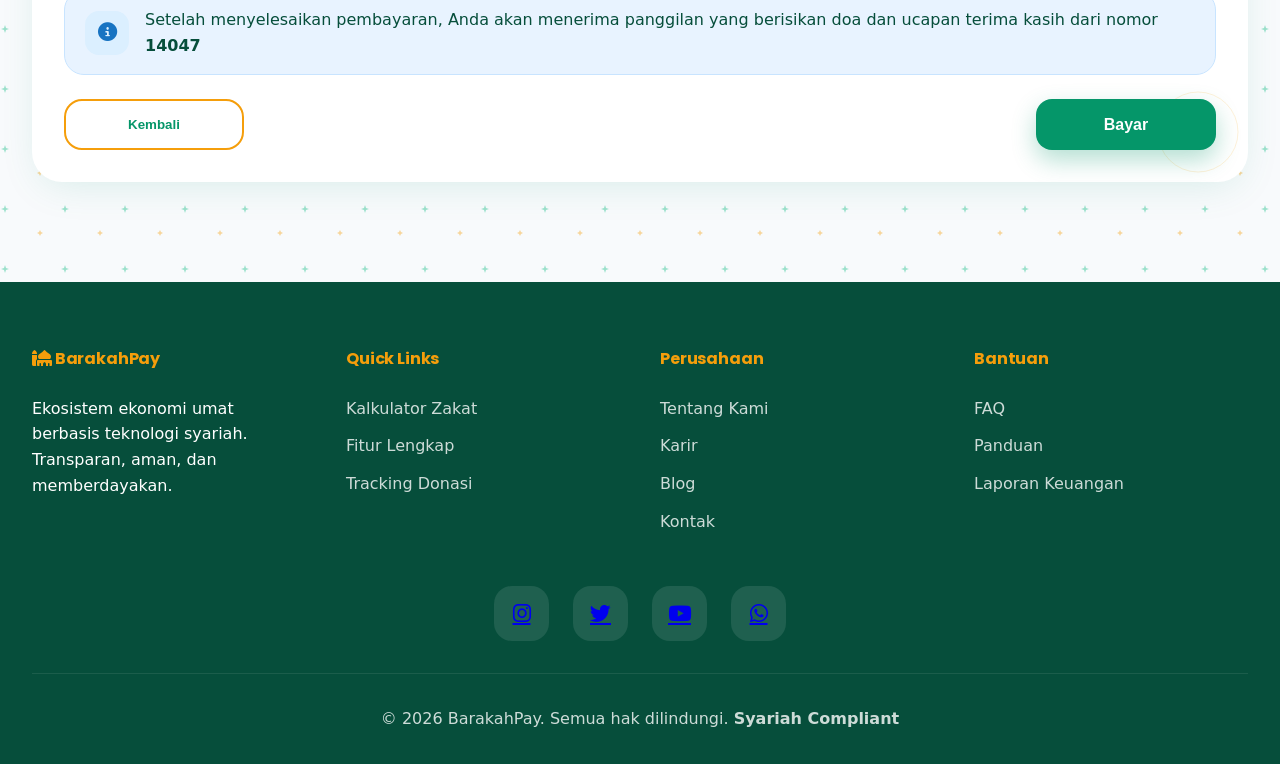
<file: payment.html>
<!DOCTYPE html>
<html lang="id">
<head>
    <meta charset="UTF-8">
    <meta name="viewport" content="width=device-width, initial-scale=1.0">
    <title>BarakahPay - Pembayaran</title>
    <meta name="description" content="Metode pembayaran Virtual Account BarakahPay untuk donasi Zakat, Infak, Sedekah, dan Dam Haji.">
    <link href="https://cdnjs.cloudflare.com/ajax/libs/font-awesome/6.4.0/css/all.min.css" rel="stylesheet">
    <link href="https://fonts.googleapis.com/css2?family=Poppins:wght@300;400;500;600;700&display=swap" rel="stylesheet">
    <link rel="stylesheet" href="assets/css/style.css">
</head>
<body>
    <header id="header">
        <nav class="container">
            <a href="/" class="logo">
                <i class="fas fa-mosque"></i>
                <span>BarakahPay</span>
            </a>
            <ul class="nav-links">
                <li><a href="/" data-page="home" class="nav-link">Beranda</a></li>
                <li><a href="/calculator" data-page="calculator" class="nav-link">Kalkulator</a></li>
                <li><a href="/features" data-page="features" class="nav-link">Fitur</a></li>
                <li><a href="/transparency" data-page="transparency" class="nav-link">Transparansi</a></li>
                <li><a href="/gamification" data-page="gamification" class="nav-link">Pendanaan UMKM Syariah</a></li>
            </ul>
            <div class="mobile-menu" id="mobileMenu">
                <span></span>
                <span></span>
                <span></span>
            </div>
        </nav>
    </header>

    <main id="main-content" class="page-enter-active">
        <section class="payment-hero section">
            <div class="container">
                <div class="hero-content text-center">
                    <h1>Metode Pembayaran</h1>
                    <p>Silahkan pilih salah satu metode pembayaran Virtual Account untuk menyelesaikan donasi Anda.</p>
                </div>
            </div>
        </section>

        <section class="section">
            <div class="container">
                <div class="payment-card">
                    <div class="payment-summary">
                        <div>
                            <h3>Virtual Account</h3>
                            <p>Minimal pembayaran Rp10.000</p>
                        </div>
                        <div class="payment-info">
                            <span>Jumlah</span>
                            <strong id="paymentAmount">Rp 2.450.000</strong>
                        </div>
                    </div>

                    <div class="payment-meta">
                        <div>
                            <span>Kategori</span>
                            <strong id="paymentCategory">Zakat</strong>
                        </div>
                        <div>
                            <span>Paket</span>
                            <strong id="paymentPackage">Paket Standar</strong>
                        </div>
                        <div>
                            <span>Jumlah</span>
                            <strong id="paymentQuantity">1</strong>
                        </div>
                    </div>

                    <div class="payment-methods" id="vaMethods"></div>

                    <div class="payment-detail-card">
                        <h4 id="paymentBankName">Bank BSI</h4>
                        <p id="paymentInstruction">Lakukan pembayaran dari rekening Bank BSI ke nomor virtual account di bawah ini.</p>
                        <div class="va-number-card">
                            <span id="paymentVaNumber">20203814063892657</span>
                            <button class="copy-btn" type="button">Salin</button>
                        </div>
                    </div>

                    <div class="payment-intention">
                        <div class="intention-text">نَوَيْتُ أَنْ أُخْرِجَ زَكَاةَ مَالِي فَرْضًا لِلَّهِ تَعَالَى</div>
                        <p class="intention-quote">“Nawaitu an ukhrija zakata maali fardhan lillahi ta’ala.”</p>
                        <p class="intention-note">Aku niat mengeluarkan zakat hartaku fardhu karena Allah Ta’ala.</p>
                    </div>

                    <div class="payment-info-box">
                        <div class="info-icon"><i class="fas fa-info-circle"></i></div>
                        <div>
                            Setelah menyelesaikan pembayaran, Anda akan menerima panggilan yang berisikan doa dan ucapan terima kasih dari nomor <strong>14047</strong>
                        </div>
                    </div>

                    <div class="payment-actions">
                        <button class="btn-reset" id="paymentBack">Kembali</button>
                        <button class="cta-primary" id="paymentPay">Bayar</button>
                    </div>
                </div>
            </div>
        </section>
    </main>

    <footer>
        <div class="container">
            <div class="footer-grid">
                <div class="footer-section">
                    <h4><i class="fas fa-mosque"></i> BarakahPay</h4>
                    <p>Ekosistem ekonomi umat berbasis teknologi syariah. Transparan, aman, dan memberdayakan.</p>
                </div>
                <div class="footer-section">
                    <h4>Quick Links</h4>
                    <a href="/calculator">Kalkulator Zakat</a>
                    <a href="/features">Fitur Lengkap</a>
                    <a href="/transparency">Tracking Donasi</a>
                </div>
                <div class="footer-section">
                    <h4>Perusahaan</h4>
                    <a href="#">Tentang Kami</a>
                    <a href="#">Karir</a>
                    <a href="#">Blog</a>
                    <a href="#">Kontak</a>
                </div>
                <div class="footer-section">
                    <h4>Bantuan</h4>
                    <a href="#">FAQ</a>
                    <a href="#">Panduan</a>
                    <a href="#">Laporan Keuangan</a>
                </div>
            </div>
            <div class="social-links">
                <a href="#"><i class="fab fa-instagram"></i></a>
                <a href="#"><i class="fab fa-twitter"></i></a>
                <a href="#"><i class="fab fa-youtube"></i></a>
                <a href="#"><i class="fab fa-whatsapp"></i></a>
            </div>
            <div class="footer-bottom">
                <p>&copy; 2026 BarakahPay. Semua hak dilindungi. <strong>Syariah Compliant</strong></p>
            </div>
        </div>
    </footer>

    <script src="assets/js/script.js"></script>
</body>
</html>
</file>
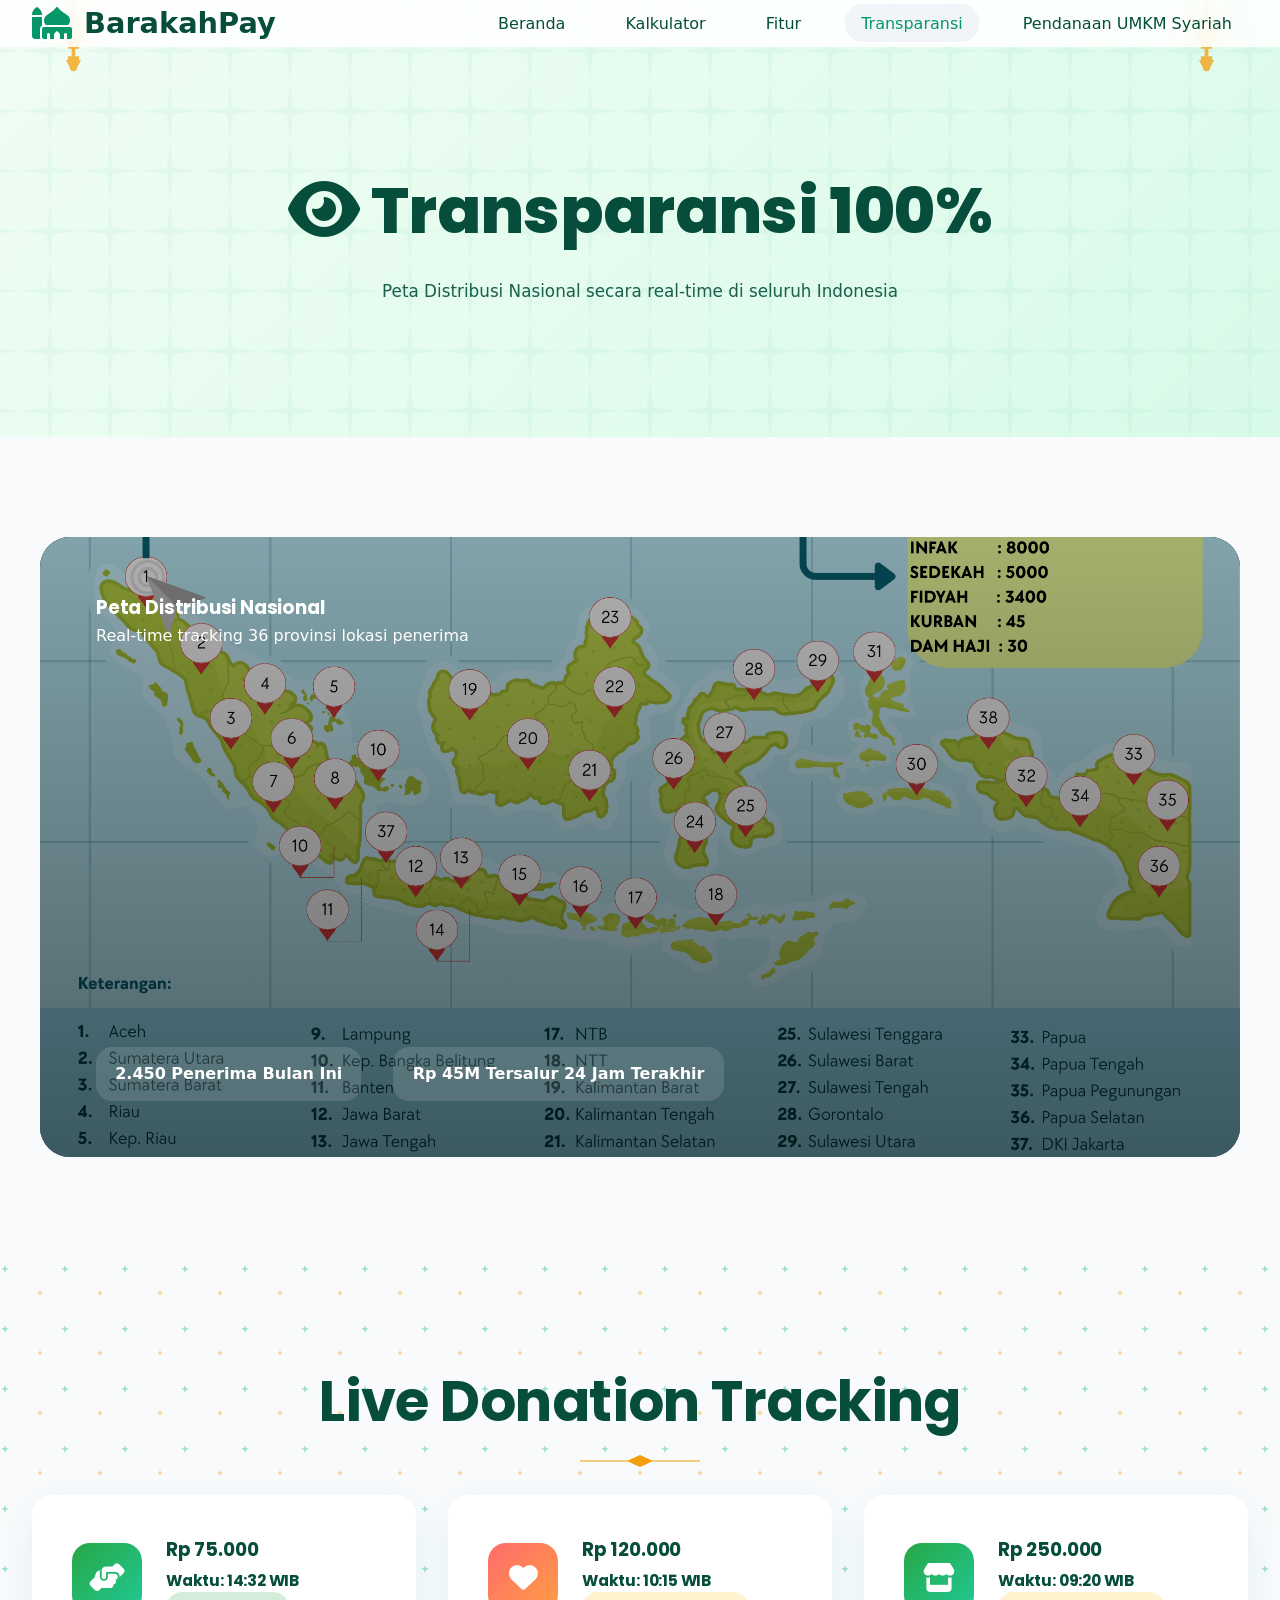
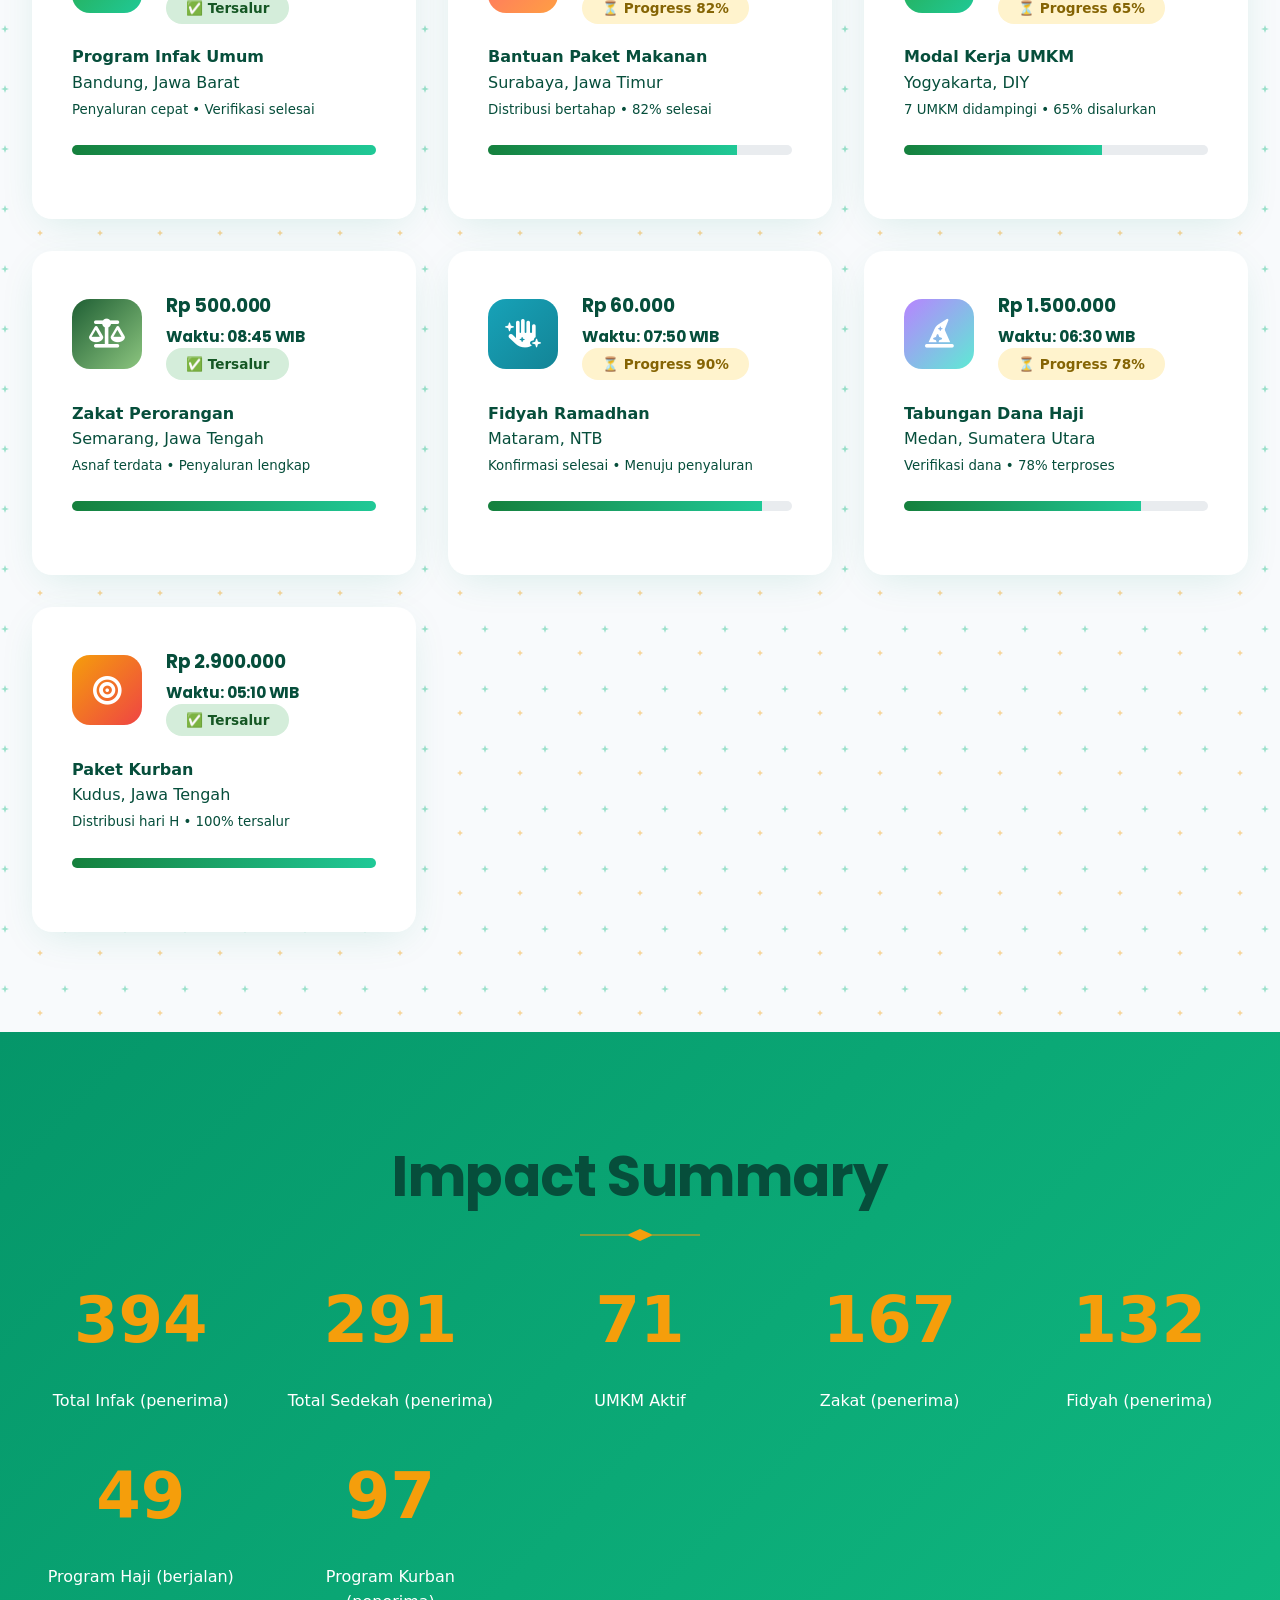
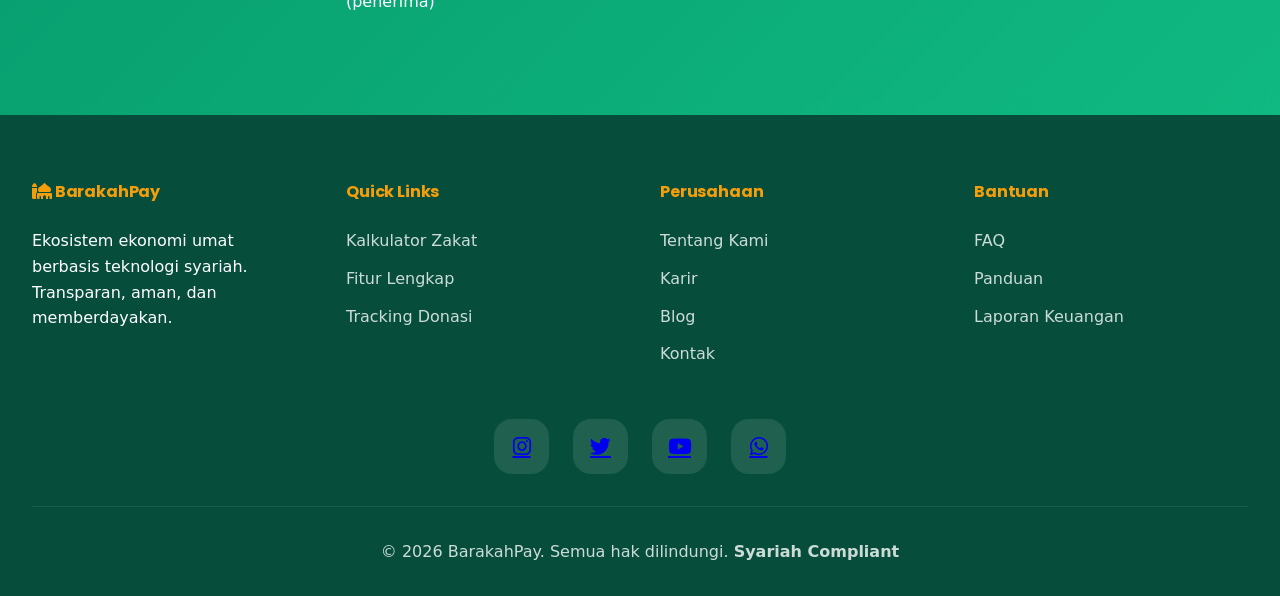
<file: transparency.html>
<!DOCTYPE html>
<html lang="id">
<head>
    <meta charset="UTF-8">
    <meta name="viewport" content="width=device-width, initial-scale=1.0">
    <title>BarakahPay - Transparansi</title>
    <meta name="description" content="Transparansi penyaluran donasi BarakahPay dengan tracking real-time, peta distribusi, dan impact report.">
    <link href="https://cdnjs.cloudflare.com/ajax/libs/font-awesome/6.4.0/css/all.min.css" rel="stylesheet">
    <link href="https://fonts.googleapis.com/css2?family=Poppins:wght@300;400;500;600;700&display=swap" rel="stylesheet">
    <link rel="stylesheet" href="assets/css/style.css">
</head>
<body>
    <header id="header">
        <nav class="container">
            <a href="/" class="logo"><i class="fas fa-mosque"></i><span>BarakahPay</span></a>
            <ul class="nav-links">
                <li><a href="/" data-page="home" class="nav-link">Beranda</a></li>
                <li><a href="/calculator" data-page="calculator" class="nav-link">Kalkulator</a></li>
                <li><a href="/features" data-page="features" class="nav-link">Fitur</a></li>
                <li><a href="/transparency" data-page="transparency" class="nav-link active">Transparansi</a></li>
                <li><a href="/gamification" data-page="gamification" class="nav-link">Pendanaan UMKM Syariah</a></li>
            </ul>
            <div class="mobile-menu" id="mobileMenu"><span></span><span></span><span></span></div>
        </nav>
    </header>

    <main id="main-content" class="page-enter-active">
        <section class="hero">
            <div class="container">
                <div class="hero-content text-center">
                    <h1><i class="fas fa-eye"></i> Transparansi 100%</h1>
                    <p class="hero-subtitle">Peta Distribusi Nasional secara real-time di seluruh Indonesia</p>
                </div>
            </div>
        </section>

        <section class="section map-section">
            <div class="container">
                <div class="map-container" id="donationMap">
                    <img src="/assets/image/Peta.png" alt="Peta Distribusi Donasi" class="map-image" />
                    <div class="map-overlay">
                        <div>
                            <h3>Peta Distribusi Nasional</h3>
                            <p>Real-time tracking 36 provinsi lokasi penerima</p>
                        </div>
                        <div class="map-stats">
                            <span><strong>2.450</strong> Penerima Bulan Ini</span>
                            <span><strong>Rp 45M</strong> Tersalur 24 Jam Terakhir</span>
                        </div>
                    </div>
                </div>
            </div>
        </section>

        <section class="section">
            <div class="container">
                <h2 class="section-title">Live Donation Tracking</h2>
                <div class="tracking-grid">
                    <div class="donation-track" data-impact="infak">
                        <div class="track-header">
                            <div class="track-icon infak"><i class="fas fa-hands-helping"></i></div>
                            <div>
                                <h3>Rp 75.000<br><small>Waktu: 14:32 WIB</small></h3>
                                <span class="track-status completed">✅ Tersalur</span>
                            </div>
                        </div>
                        <div class="track-detail">
                            <p><strong>Program Infak Umum</strong><br>Bandung, Jawa Barat<br><small>Penyaluran cepat • Verifikasi selesai</small></p>
                            <div class="track-progress"><div class="progress-bar"><div class="progress-fill" style="width:100%"></div></div></div>
                        </div>
                    </div>

                    <div class="donation-track" data-impact="sedekah">
                        <div class="track-header">
                            <div class="track-icon sedekah"><i class="fas fa-heart"></i></div>
                            <div>
                                <h3>Rp 120.000<br><small>Waktu: 10:15 WIB</small></h3>
                                <span class="track-status progress">⏳ Progress 82%</span>
                            </div>
                        </div>
                        <div class="track-detail">
                            <p><strong>Bantuan Paket Makanan</strong><br>Surabaya, Jawa Timur<br><small>Distribusi bertahap • 82% selesai</small></p>
                            <div class="track-progress"><div class="progress-bar"><div class="progress-fill" style="width:82%"></div></div></div>
                        </div>
                    </div>

                    <div class="donation-track" data-impact="umkm">
                        <div class="track-header">
                            <div class="track-icon umkm"><i class="fas fa-store"></i></div>
                            <div>
                                <h3>Rp 250.000<br><small>Waktu: 09:20 WIB</small></h3>
                                <span class="track-status progress">⏳ Progress 65%</span>
                            </div>
                        </div>
                        <div class="track-detail">
                            <p><strong>Modal Kerja UMKM</strong><br>Yogyakarta, DIY<br><small>7 UMKM didampingi • 65% disalurkan</small></p>
                            <div class="track-progress"><div class="progress-bar"><div class="progress-fill" style="width:65%"></div></div></div>
                        </div>
                    </div>

                    <div class="donation-track" data-impact="zakat">
                        <div class="track-header">
                            <div class="track-icon zakat"><i class="fas fa-scale-balanced"></i></div>
                            <div>
                                <h3>Rp 500.000<br><small>Waktu: 08:45 WIB</small></h3>
                                <span class="track-status completed">✅ Tersalur</span>
                            </div>
                        </div>
                        <div class="track-detail">
                            <p><strong>Zakat Perorangan</strong><br>Semarang, Jawa Tengah<br><small>Asnaf terdata • Penyaluran lengkap</small></p>
                            <div class="track-progress"><div class="progress-bar"><div class="progress-fill" style="width:100%"></div></div></div>
                        </div>
                    </div>

                    <div class="donation-track" data-impact="fidyah">
                        <div class="track-header">
                            <div class="track-icon fidyah"><i class="fas fa-hand-sparkles"></i></div>
                            <div>
                                <h3>Rp 60.000<br><small>Waktu: 07:50 WIB</small></h3>
                                <span class="track-status progress">⏳ Progress 90%</span>
                            </div>
                        </div>
                        <div class="track-detail">
                            <p><strong>Fidyah Ramadhan</strong><br>Mataram, NTB<br><small>Konfirmasi selesai • Menuju penyaluran</small></p>
                            <div class="track-progress"><div class="progress-bar"><div class="progress-fill" style="width:90%"></div></div></div>
                        </div>
                    </div>

                    <div class="donation-track" data-impact="haji">
                        <div class="track-header">
                            <div class="track-icon haji"><i class="fas fa-hat-wizard"></i></div>
                            <div>
                                <h3>Rp 1.500.000<br><small>Waktu: 06:30 WIB</small></h3>
                                <span class="track-status progress">⏳ Progress 78%</span>
                            </div>
                        </div>
                        <div class="track-detail">
                            <p><strong>Tabungan Dana Haji</strong><br>Medan, Sumatera Utara<br><small>Verifikasi dana • 78% terproses</small></p>
                            <div class="track-progress"><div class="progress-bar"><div class="progress-fill" style="width:78%"></div></div></div>
                        </div>
                    </div>

                    <div class="donation-track" data-impact="kurban">
                        <div class="track-header">
                            <div class="track-icon kurban"><i class="fas fa-bullseye"></i></div>
                            <div>
                                <h3>Rp 2.900.000<br><small>Waktu: 05:10 WIB</small></h3>
                                <span class="track-status completed">✅ Tersalur</span>
                            </div>
                        </div>
                        <div class="track-detail">
                            <p><strong>Paket Kurban</strong><br>Kudus, Jawa Tengah<br><small>Distribusi hari H • 100% tersalur</small></p>
                            <div class="track-progress"><div class="progress-bar"><div class="progress-fill" style="width:100%"></div></div></div>
                        </div>
                    </div>
                </div>
            </div>
        </section>

        <section class="section bg-primary-to-secondary text-on-primary">
            <div class="container">
                <h2 class="section-title">Impact Summary</h2>
                <div class="impact-grid">
                    <div class="impact-item"><div class="impact-number" data-target="680">0</div><p>Total Infak (penerima)</p></div>
                    <div class="impact-item"><div class="impact-number" data-target="520">0</div><p>Total Sedekah (penerima)</p></div>
                    <div class="impact-item"><div class="impact-number" data-target="128">0</div><p>UMKM Aktif</p></div>
                    <div class="impact-item"><div class="impact-number" data-target="310">0</div><p>Zakat (penerima)</p></div>
                    <div class="impact-item"><div class="impact-number" data-target="245">0</div><p>Fidyah (penerima)</p></div>
                    <div class="impact-item"><div class="impact-number" data-target="92">0</div><p>Program Haji (berjalan)</p></div>
                    <div class="impact-item"><div class="impact-number" data-target="180">0</div><p>Program Kurban (penerima)</p></div>
                </div>
            </div>
        </section>
    </main>

    <footer>
        <div class="container">
            <div class="footer-grid">
                <div class="footer-section">
                    <h4><i class="fas fa-mosque"></i> BarakahPay</h4>
                    <p>Ekosistem ekonomi umat berbasis teknologi syariah. Transparan, aman, dan memberdayakan.</p>
                </div>
                <div class="footer-section">
                    <h4>Quick Links</h4>
                    <a href="/calculator">Kalkulator Zakat</a>
                    <a href="/features">Fitur Lengkap</a>
                    <a href="/transparency">Tracking Donasi</a>
                </div>
                <div class="footer-section">
                    <h4>Perusahaan</h4>
                    <a href="#">Tentang Kami</a>
                    <a href="#">Karir</a>
                    <a href="#">Blog</a>
                    <a href="#">Kontak</a>
                </div>
                <div class="footer-section">
                    <h4>Bantuan</h4>
                    <a href="#">FAQ</a>
                    <a href="#">Panduan</a>
                    <a href="#">Laporan Keuangan</a>
                </div>
            </div>
            <div class="social-links">
                <a href="#"><i class="fab fa-instagram"></i></a>
                <a href="#"><i class="fab fa-twitter"></i></a>
                <a href="#"><i class="fab fa-youtube"></i></a>
                <a href="#"><i class="fab fa-whatsapp"></i></a>
            </div>
            <div class="footer-bottom">
                <p>&copy; 2026 BarakahPay. Semua hak dilindungi. <strong>Syariah Compliant</strong></p>
            </div>
        </div>
    </footer>
    <script src="assets/js/script.js"></script>
</body>
</html>
</file>
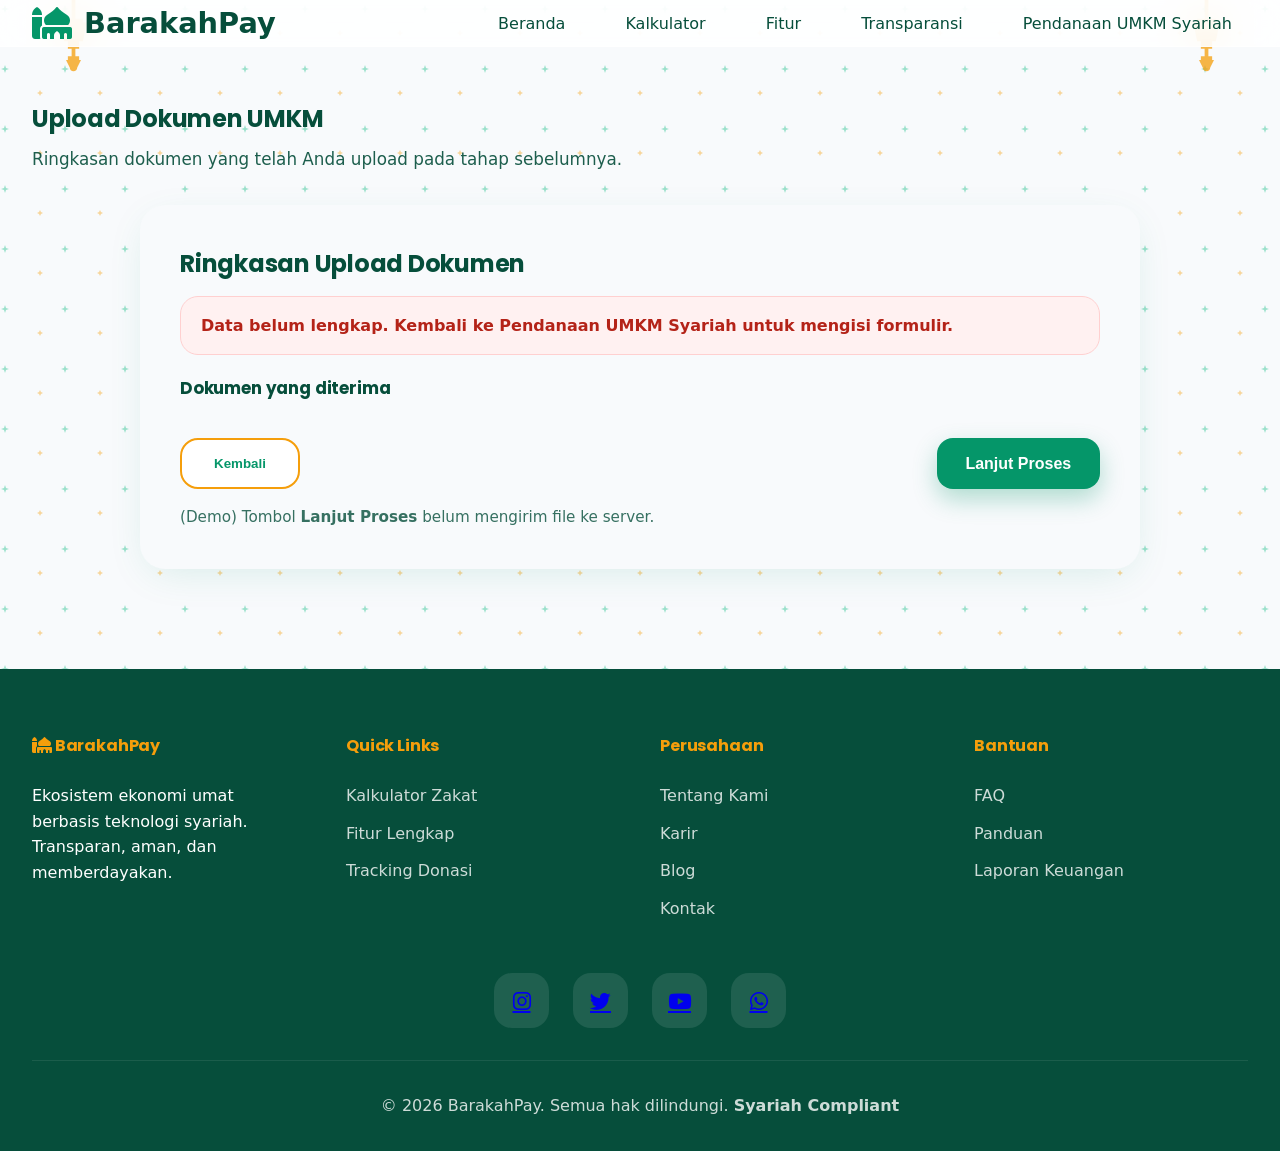
<file: upload.html>
<!DOCTYPE html>
<html lang="id">
<head>
  <meta charset="UTF-8">
  <meta name="viewport" content="width=device-width, initial-scale=1.0">
  <title>BarakahPay - Upload Dokumen UMKM</title>
  <meta name="description" content="Ringkasan upload dokumen untuk pendaftaran pendanaan UMKM Syariah BarakahPay.">
  <link href="https://cdnjs.cloudflare.com/ajax/libs/font-awesome/6.4.0/css/all.min.css" rel="stylesheet">
  <link href="https://fonts.googleapis.com/css2?family=Poppins:wght@300;400;500;600;700&display=swap" rel="stylesheet">
  <link rel="stylesheet" href="assets/css/style.css">
</head>
<body>
  <header id="header">
    <nav class="container">
      <a href="/" class="logo"><i class="fas fa-mosque"></i><span>BarakahPay</span></a>
      <ul class="nav-links">
        <li><a href="/" data-page="home" class="nav-link">Beranda</a></li>
        <li><a href="/calculator" data-page="calculator" class="nav-link">Kalkulator</a></li>
        <li><a href="/features" data-page="features" class="nav-link">Fitur</a></li>
        <li><a href="/transparency" data-page="transparency" class="nav-link">Transparansi</a></li>
        <li><a href="/gamification" data-page="gamification" class="nav-link">Pendanaan UMKM Syariah</a></li>
      </ul>
      <div class="mobile-menu" id="mobileMenu"><span></span><span></span><span></span></div>
    </nav>
  </header>

  <main id="main-content" class="page-enter-active">
    <section class="section">
      <div class="container">
        <div class="text-center" style="margin-bottom: 1.5rem;">
          <h1 style="margin: 0;">Upload Dokumen UMKM</h1>
          <p class="hero-subtitle" style="margin-top: .5rem;">Ringkasan dokumen yang telah Anda upload pada tahap sebelumnya.</p>
        </div>

        <div class="umkm-form-card" style="max-width: 1000px; margin: 0 auto;">
          <h2 id="umkmUploadTitle">Ringkasan Upload Dokumen</h2>

          <div id="umkmUploadStatus" class="umkm-form-message" role="status" aria-live="polite" style="display:block; margin-top: .75rem;"></div>

          <div style="margin-top: 1.25rem;">
            <h3 style="font-size: 1.05rem; margin-bottom: .75rem;">Dokumen yang diterima</h3>
            <div id="umkmUploadDocsList" style="display:grid; gap: .6rem;"></div>
          </div>

          <div class="umkm-form-actions" style="margin-top: 1.5rem; justify-content: space-between;">
            <button class="btn-reset" type="button" id="umkmUploadBackBtn">Kembali</button>
            <button class="cta-primary" type="button" id="umkmUploadNextBtn">Lanjut Proses</button>
          </div>

          <p style="margin-top: 1rem; color: var(--text); opacity: .8; font-size: .95rem;">
            (Demo) Tombol <strong>Lanjut Proses</strong> belum mengirim file ke server.
          </p>
        </div>
      </div>
    </section>
  </main>

  <footer>
    <div class="container">
      <div class="footer-grid">
        <div class="footer-section">
          <h4><i class="fas fa-mosque"></i> BarakahPay</h4>
          <p>Ekosistem ekonomi umat berbasis teknologi syariah. Transparan, aman, dan memberdayakan.</p>
        </div>
        <div class="footer-section">
          <h4>Quick Links</h4>
          <a href="/calculator">Kalkulator Zakat</a>
          <a href="/features">Fitur Lengkap</a>
          <a href="/transparency">Tracking Donasi</a>
        </div>
        <div class="footer-section">
          <h4>Perusahaan</h4>
          <a href="#">Tentang Kami</a>
          <a href="#">Karir</a>
          <a href="#">Blog</a>
          <a href="#">Kontak</a>
        </div>
        <div class="footer-section">
          <h4>Bantuan</h4>
          <a href="#">FAQ</a>
          <a href="#">Panduan</a>
          <a href="#">Laporan Keuangan</a>
        </div>
      </div>
      <div class="social-links">
        <a href="#"><i class="fab fa-instagram"></i></a>
        <a href="#"><i class="fab fa-twitter"></i></a>
        <a href="#"><i class="fab fa-youtube"></i></a>
        <a href="#"><i class="fab fa-whatsapp"></i></a>
      </div>
      <div class="footer-bottom">
        <p>&copy; 2026 BarakahPay. Semua hak dilindungi. <strong>Syariah Compliant</strong></p>
      </div>
    </div>
  </footer>

  <script src="assets/js/script.js"></script>
</body>
</html>
</file>
<file: assets/css/style.css>
/* COMPLETE CSS - 2000+ LINES OPTIMIZED */
:root {
    --primary: #059669;
    --primary-dark: #064e3b;
    --secondary: #10b981;
    --accent: #f59e0b;
    --success: #15803d;
    --surface: #f8fafc;
    --surface-strong: #f1f5f9;
    --white: #ffffff;
    --light: #f8fafc;
    --gray: #475569;
    --shadow: 0 10px 40px -10px rgba(5, 150, 105, 0.15);
    --shadow-lg: 0 25px 50px -12px rgba(5, 150, 105, 0.25);
    --glass-bg: rgba(255, 255, 255, 0.85);
    --glass-border: 1px solid rgba(255, 255, 255, 0.5);
    --radius-lg: 24px;
    --radius-md: 16px;
    --radius-sm: 12px;
}

* { margin: 0; padding: 0; box-sizing: border-box; }

html { scroll-behavior: smooth; }

body { 
    font-family: 'Inter', system-ui, -apple-system, Segoe UI, Roboto, Arial, sans-serif; 
    line-height: 1.6; 
    color: var(--primary-dark); 
    background: var(--light) url("data:image/svg+xml,%3Csvg xmlns='http://www.w3.org/2000/svg' width='60' height='60' opacity='0.4'%3E%3Cpath d='M5,5 L6,8 L9,9 L6,10 L5,13 L4,10 L1,9 L4,8 Z' fill='%2310b981'/%3E%3Cpath d='M40,30 L41,32 L43,33 L41,34 L40,36 L39,34 L37,33 L39,32 Z' fill='%23f59e0b'/%3E%3C/svg%3E") repeat;
    background-size: 60px 60px;
    animation: scrollBackground 30s linear infinite;
    overflow-x: hidden;
}

body::before, body::after {
    content: '';
    position: fixed;
    top: 0;
    width: 45px;
    height: 120px;
    background-image: url("data:image/svg+xml,%3Csvg xmlns='http://www.w3.org/2000/svg' viewBox='0 0 24 40'%3E%3Cpath d='M11,0h2v10h-2V0z M7,10v2h10v-2H7z M5,12l2,10h10l2-10H5z M9,22v4h6v-4H9z M11,26v4h2v-4H11z M9,30v2h6v-2H9z M8,32l2,4h4l2-4H8z M12,38c-1.1,0-2-0.9-2-2h4C14,37.1,13.1,38,12,38z' fill='%23f59e0b' fill-opacity='0.75'/%3E%3C/svg%3E");
    background-repeat: no-repeat;
    background-size: contain;
    z-index: 999;
    pointer-events: none;
    transform-origin: top center;
    animation: swingLantern 4s ease-in-out infinite alternate;
}

body::before { left: 4%; animation-delay: 0s; }
body::after { right: 4%; animation-delay: 1.5s; }

@keyframes swingLantern {
    0% { transform: rotate(-8deg); }
    100% { transform: rotate(8deg); }
}

@keyframes gradientBG {
    0% { background-position: 0% 50%; }
    50% { background-position: 100% 50%; }
    100% { background-position: 0% 50%; }
}

@keyframes float {
    0% { transform: translateY(0px); }
    50% { transform: translateY(-10px); }
    100% { transform: translateY(0px); }
}

@keyframes pulseGlow {
    0% { box-shadow: 0 0 0 0 rgba(245, 158, 11, 0.4); }
    70% { box-shadow: 0 0 0 15px rgba(245, 158, 11, 0); }
    100% { box-shadow: 0 0 0 0 rgba(245, 158, 11, 0); }
}

@keyframes scrollBackground {
    0% { background-position: 0 0; }
    100% { background-position: 60px 60px; }
}

@keyframes shimmer {
    0% { background-position: 200% center; }
    100% { background-position: -200% center; }
}

h1, h2, h3, h4 { 
    font-family: 'Poppins', 'Inter', system-ui, -apple-system, Segoe UI, Roboto, Arial, sans-serif;
    letter-spacing: -0.01em;
}

p { 
    font-size: 1rem;
}


/* HEADER */
#header { 
    background: var(--glass-bg); 
    backdrop-filter: blur(20px);
    -webkit-backdrop-filter: blur(20px); 
    position: fixed; 
    top: 0; 
    width: 100%; 
    z-index: 1000; 
    transition: all 0.4s cubic-bezier(0.16, 1, 0.3, 1); 
    border-bottom: var(--glass-border);
}

#header.scrolled { box-shadow: var(--shadow); }

nav { 
    max-width: 1400px; 
    margin: 0 auto; 
    padding: 1rem 2rem; 
    display: flex; 
    justify-content: space-between; 
    align-items: center; 
}

.logo { 
    font-size: 1.8rem; 
    font-weight: 700; 
    color: var(--primary-dark); 
    text-decoration: none; 
    display: flex; 
    align-items: center; 
    gap: 12px; 
}

.logo i { 
    color: var(--primary);
    font-size: 2rem;
}

.nav-links { 
    display: flex; 
    list-style: none; 
    gap: 1.75rem; 
}

.nav-link { 
    color: var(--primary-dark); 
    text-decoration: none; 
    font-weight: 500; 
    padding: 0.6rem 1rem; 
    border-radius: 18px; 
    transition: all 0.3s; 
}

.nav-link.active, .nav-link:hover { 
    background: var(--surface-strong); 
    color: var(--primary);
}

.mobile-menu { 
    display: none; 
    flex-direction: column; 
    gap: 6px; 
    cursor: pointer; 
}

.mobile-menu span { 
    width: 25px; 
    height: 3px; 
    background: white; 
    transition: 0.3s; 
}

/* HERO */
.hero, .payment-hero {
    background: linear-gradient(-45deg, #f8fafc, #e0f2fe, #d1fae5, #f0fdf4);
    background-size: 400% 400%;
    animation: gradientBG 15s ease infinite;
    color: var(--primary-dark);
    padding: 160px 0 100px;
    text-align: center;
    position: relative;
    overflow: hidden;
}

.hero::before, .payment-hero::before {
    content: '';
    position: absolute;
    top: -50%; left: -50%; right: -50%; bottom: -50%;
    background-image: url("data:image/svg+xml,%3Csvg width='60' height='60' viewBox='0 0 60 60' xmlns='http://www.w3.org/2000/svg'%3E%3Cpath d='M30 0L33 27L60 30L33 33L30 60L27 33L0 30L27 27L30 0Z' fill='%2310b981' fill-opacity='0.05'/%3E%3C/svg%3E");
    animation: scrollBackground 20s linear infinite;
    pointer-events: none;
    z-index: 0;
}

.hero-content, .payment-hero .hero-content {
    position: relative;
    z-index: 1;
}

.hero-content h1, .payment-hero .hero-content h1 {
    font-size: clamp(2.5rem, 5vw, 4rem);
    font-weight: 800;
    margin-bottom: 1rem;
}

.hero-subtitle, .payment-hero .hero-content p {
    font-size: 1.05rem;
    opacity: 0.9;
    margin-bottom: 2rem;
    color: var(--primary-dark);
}

.cta-primary, .cta-secondary, .btn-link { 
    display: inline-flex; 
    align-items: center;
    justify-content: center;
    gap: 10px; 
    padding: 16px 36px; 
    border-radius: 50px; 
    text-decoration: none; 
    font-weight: 600; 
    transition: all 0.4s cubic-bezier(0.16, 1, 0.3, 1); 
    font-size: 1.1rem;
    border: none;
    cursor: pointer;
}

.cta-primary { 
    background: linear-gradient(90deg, var(--primary) 0%, var(--secondary) 50%, var(--primary) 100%); 
    background-size: 200% auto;
    color: var(--white); 
    box-shadow: 0 10px 25px rgba(5, 150, 105, 0.3); 
    animation: pulseGlow 3s infinite, shimmer 3s linear infinite;
}

.cta-primary:hover { 
    transform: translateY(-4px) scale(1.02); 
    box-shadow: 0 20px 35px rgba(5, 150, 105, 0.4); 
    animation: shimmer 1.5s linear infinite;
}

.cta-secondary { 
    background: transparent; 
    color: white; 
    border: 2px solid white; 
}

.cta-secondary:hover { 
    background: white; 
    color: var(--primary); 
}

.btn-link { 
    color: var(--primary); 
    font-weight: 500; 
    margin-top: 1rem; 
    display: inline-block; 
}

.btn-link:hover { color: var(--secondary); }

/* STATS */
.stats { 
    background: transparent; 
    padding: 4rem 0;
}

/* Utility backgrounds (lebih rapi, tanpa inline style) */
.bg-soft-gradient {
    background: linear-gradient(135deg, #f8f9ff 0%, #e8f0fe 100%);
}

.bg-primary-to-secondary {
    background: linear-gradient(135deg, var(--primary) 0%, var(--secondary) 100%);
}

.text-on-primary {
    color: white;
}


.stats-grid { 
    display: grid; 
    grid-template-columns: repeat(auto-fit, minmax(220px, 1fr)); 
    gap: 2rem; 
    text-align: center; 
}

.stat-item h3 { 
    font-size: 3.5rem; 
    font-weight: 700; 
    color: var(--primary);
    margin-bottom: 0.5rem; 
}

/* SECTION */
.section { padding: 100px 0; }

.container { 
    max-width: 1400px; 
    margin: 0 auto; 
    padding: 0 2rem; 
}

.section-title { 
    text-align: center; 
    font-size: clamp(2.2rem, 5vw, 3.5rem); 
    margin-bottom: 3rem; 
    color: var(--primary-dark); 
    position: relative; 
}

.section-title::after { 
    content: ''; 
    position: absolute; 
    bottom: -20px; 
    left: 50%; 
    transform: translateX(-50%); 
    width: 200px; 
    height: 12px; 
    background-image: url("data:image/svg+xml,%3Csvg xmlns='http://www.w3.org/2000/svg' viewBox='0 0 100 10'%3E%3Cpath d='M0,4.5 L40,4.5 L50,0 L60,4.5 L100,4.5 L100,5.5 L60,5.5 L50,10 L40,5.5 L0,5.5 Z' fill='%23f59e0b'/%3E%3C/svg%3E");
    background-repeat: no-repeat;
    background-position: center;
}

/* FEATURE CARDS */
.features-grid { 
    display: grid; 
    grid-template-columns: repeat(auto-fit, minmax(360px, 1fr)); 
    gap: 2.5rem; 
}

.feature-card { 
    background: var(--glass-bg); 
    backdrop-filter: blur(10px);
    border: var(--glass-border);
    padding: 3rem 2.5rem; 
    border-radius: var(--radius-lg); 
    box-shadow: var(--shadow); 
    transition: all 0.5s cubic-bezier(0.175, 0.885, 0.32, 1.275); 
    position: relative;
    overflow: hidden;
    z-index: 1;
}

.feature-card::after {
    content: '';
    position: absolute;
    right: -30px;
    bottom: -30px;
    width: 150px;
    height: 150px;
    background-image: url("data:image/svg+xml,%3Csvg width='100' height='100' viewBox='0 0 100 100' xmlns='http://www.w3.org/2000/svg'%3E%3Cpath d='M50 0L55 45L100 50L55 55L50 100L45 55L0 50L45 45L50 0Z' fill='%2310b981' fill-opacity='0.05'/%3E%3C/svg%3E");
    background-repeat: no-repeat;
    background-size: contain;
    transition: all 0.6s cubic-bezier(0.16, 1, 0.3, 1);
    z-index: -1;
}

.feature-card:hover::after {
    transform: rotate(45deg) scale(1.2);
}

.feature-card::before {
    content: '';
    position: absolute;
    top: 0; left: 0; right: 0;
    height: 4px;
    background: linear-gradient(90deg, var(--primary), var(--accent));
    transform: scaleX(0);
    transform-origin: left;
    transition: transform 0.5s ease;
}

.feature-card:hover::before {
    transform: scaleX(1);
}

.feature-card:hover { 
    transform: translateY(-15px); 
    box-shadow: var(--shadow-lg); 
}

.feature-icon { 
    width: 90px; 
    height: 90px; 
    background: linear-gradient(135deg, var(--primary), var(--secondary)); 
    border-radius: var(--radius-md); 
    display: flex; 
    align-items: center; 
    justify-content: center; 
    margin: 0 auto 1.5rem; 
    font-size: 2.5rem; 
    color: white; 
    box-shadow: 0 15px 30px rgba(5, 150, 105, 0.2);
    animation: float 6s ease-in-out infinite;
}

.feature-card h3 { 
    font-size: 1.6rem; 
    color: var(--primary-dark); 
    margin-bottom: 1rem; 
}

/* CALCULATOR */
.calculator-section { background: linear-gradient(135deg, var(--surface) 0%, #edf7ed 100%); }

.calculator-container { 
    background: var(--glass-bg); 
    backdrop-filter: blur(12px);
    border: var(--glass-border);
    border-radius: var(--radius-lg); 
    padding: 3rem; 
    box-shadow: var(--shadow-lg); 
    max-width: 900px; 
    margin: 0 auto; 
}

.calc-tabs { 
    display: flex; 
    background: var(--surface-strong); 
    border-radius: 20px; 
    padding: 8px; 
    margin-bottom: 2rem; 
    gap: 8px; 
}

.calc-tab { 
    flex: 1; 
    padding: 16px; 
    background: transparent; 
    border: none; 
    border-radius: 15px; 
    cursor: pointer; 
    font-weight: 600; 
    transition: all 0.3s; 
    display: flex; 
    align-items: center; 
    gap: 10px; 
    color: var(--primary-dark);
}

.calc-tab.active { 
    background: white; 
    box-shadow: 0 12px 28px rgba(34,82,43,0.08); 
    color: var(--primary);
}

.calc-content { display: none; }
.calc-content.active { display: block; }

.calc-input-group { margin-bottom: 1.75rem; }
.calc-input-group label { 
    display: block; 
    margin-bottom: 0.75rem; 
    font-weight: 600; 
    color: var(--primary-dark); 
}

.calc-input-group input { 
    width: 100%; 
    padding: 18px; 
    border: 2px solid #e2e8f0; 
    border-radius: var(--radius-md); 
    font-size: 1.05rem; 
    background: rgba(255, 255, 255, 0.9);
    transition: all 0.3s cubic-bezier(0.16, 1, 0.3, 1); 
}

.calc-input-group input:focus { 
    outline: none; 
    border-color: var(--secondary); 
    box-shadow: 0 0 0 4px rgba(16, 185, 129, 0.15); 
    transform: translateY(-2px);
}

.calc-result { 
    background: linear-gradient(135deg, #d1fae5 0%, #ecfdf5 100%);
    padding: 2.5rem; 
    border-radius: var(--radius-lg); 
    text-align: center; 
    margin-top: 2rem; 
    color: var(--primary-dark); 
    box-shadow: 0 20px 40px rgba(5, 150, 105, 0.1); 
    border: 1px solid #10b981;
}

.calc-actions {
    display: flex;
    justify-content: space-between;
    gap: 1rem;
    margin-top: 1.5rem;
}

.btn-reset {
    background: white;
    color: var(--primary);
    border: 2px solid var(--accent);
    border-radius: 18px;
    padding: 1rem 2rem;
    cursor: pointer;
    font-weight: 700;
    transition: background 0.2s ease, color 0.2s ease;
}

.btn-reset:hover {
    background: var(--accent);
    color: white;
}

.home-branding {
    text-align: center;
    margin-bottom: 2.5rem;
}

.baznas-logo {
    display: inline-flex;
    flex-direction: column;
    align-items: center;
    gap: 0.25rem;
    margin-bottom: 1rem;
}

.baznas-title {
    font-weight: 800;
    font-size: 1.75rem;
    color: var(--primary);
}

.baznas-subtitle {
    font-size: 0.9rem;
    letter-spacing: 0.15em;
    color: var(--gray);
    text-transform: uppercase;
}

.main-title {
    font-size: clamp(2.5rem, 4vw, 3.5rem);
    line-height: 1.05;
    font-weight: 800;
    color: var(--primary-dark);
}

.main-title span {
    color: var(--accent);
}

.form-card, .payment-card, .payment-detail-card, .calc-summary {
    position: relative;
    overflow: hidden;
    z-index: 1;
}

.form-card::before, .payment-card::before, .payment-detail-card::before, .calc-summary::before {
    content: '';
    position: absolute;
    top: 0; left: 0; width: 100%; height: 100%;
    background-image: 
      url("data:image/svg+xml,%3Csvg width='80' height='80' viewBox='0 0 80 80' xmlns='http://www.w3.org/2000/svg'%3E%3Cpath d='M0 0h80v80H0z' fill='none'/%3E%3Cpath d='M0 0v80h80V0H0zm78 78H2V2h76v76z' fill='%2310b981' fill-opacity='0.05'/%3E%3Cpath d='M0 0l40 40L80 0zM0 80l40-40 40 40z' fill='%2310b981' fill-opacity='0.04'/%3E%3C/svg%3E"),
      url("data:image/svg+xml,%3Csvg width='100' height='100' viewBox='0 0 100 100' xmlns='http://www.w3.org/2000/svg'%3E%3Ccircle cx='50' cy='50' r='40' stroke='%23f59e0b' stroke-width='1' fill='none' stroke-opacity='0.15'/%3E%3C/svg%3E");
    background-position: top left, bottom right;
    background-repeat: no-repeat, no-repeat;
    pointer-events: none;
    z-index: -1;
}

.form-card {
    background: var(--glass-bg);
    backdrop-filter: blur(12px);
    border: var(--glass-border);
    border-radius: var(--radius-lg);
    box-shadow: var(--shadow-lg);
    padding: 2.5rem;
}

 .home-tab-header {
    display: flex;
    gap: 0.5rem;
    margin-bottom: 1.75rem;
    background: var(--surface-strong);
    border-radius: 18px;
    padding: 0.5rem;
    align-items: center;
    justify-content: center;
}

.home-form-subtitle {
    font-size: 1.15rem;
    font-weight: 800;
    color: var(--primary);
    margin: 0;
    text-align: center;
} 


.home-tab {
    flex: 1;
    border: none;
    background: transparent;
    padding: 1rem 1.25rem;
    border-radius: 16px;
    cursor: pointer;
    font-weight: 700;
    color: var(--gray);
    transition: all 0.25s ease;
}

.home-tab.active {
    background: white;
    color: var(--primary);
    box-shadow: 0 14px 35px rgba(31, 95, 52, 0.08);
}

.home-tab-body { display: none; }
.home-tab-body.active { display: block; }

.form-panel {
    display: grid;
    gap: 1.25rem;
}

.field-group {
    display: grid;
    gap: 0.75rem;
}

.field-group label {
    font-weight: 700;
    color: var(--primary-dark);
}

.field-group input,
.field-group select {
    width: 100%;
    border: 1px solid #d8e5d6;
    border-radius: 18px;
    padding: 1rem 1.2rem;
    font-size: 1rem;
    background: #ffffff;
    transition: border-color 0.25s ease, box-shadow 0.25s ease;
}

.field-group select {
    appearance: none;
    -webkit-appearance: none;
    -moz-appearance: none;
    background-image: url('data:image/svg+xml,%3csvg xmlns="http://www.w3.org/2000/svg" viewBox="0 0 24 24" fill="%23333"%3e%3cpath d="M7 10l5 5 5-5H7z"/%3e%3c/svg%3e');
    background-repeat: no-repeat;
    background-position: right 1.2rem center;
    background-size: 1rem;
}

.field-group input:focus,
.field-group select:focus {
    outline: none;
    border-color: var(--accent);
    box-shadow: 0 0 0 4px rgba(140,197,127,0.18);
}

.input-prefix {
    display: grid;
    grid-template-columns: auto 1fr;
    gap: 0.75rem;
    align-items: center;
    background: var(--surface-strong);
    border-radius: 18px;
    padding: 0.9rem 1rem;
}

.input-prefix span {
    color: var(--primary-dark);
    font-weight: 700;
}

.input-prefix.disabled input {
    background: transparent;
    border: none;
    box-shadow: none;
    padding: 0;
    cursor: not-allowed;
}

.gender-toggle {
    display: flex;
    gap: 1.5rem;
    align-items: center;
    padding: 1rem 1.25rem;
    border: 1px solid #dbe4e8;
    border-radius: 18px;
    background: #f8f9f8;
}

.gender-toggle label {
    display: flex;
    align-items: center;
    gap: 0.5rem;
    font-weight: 600;
    color: var(--primary-dark);
    cursor: pointer;
}

.gender-toggle input {
    accent-color: #1c9f34;
}

.cta-primary {
    background: var(--primary);
    color: white;
    border: none;
    padding: 1rem 1.8rem;
    border-radius: 16px;
    font-size: 1rem;
    font-weight: 700;
    cursor: pointer;
    transition: transform 0.2s ease, background 0.2s ease;
}

.cta-primary:hover {
    transform: translateY(-1px);
    background: var(--accent);
}

.form-note {
    font-size: 0.95rem;
    color: var(--gray);
    line-height: 1.8;
}

.calculator-panel {
    background: #f6f9ff;
    padding: 1.5rem;
    border-radius: 24px;
}

.calc-summary {
    margin-top: 1.5rem;
    padding: 1.5rem;
    border-radius: 20px;
    background: white;
    border: 1px solid #dbe4e8;
}

.payment-card {
    background: white;
    border-radius: 30px;
    box-shadow: var(--shadow);
    padding: 2rem;
    display: grid;
    gap: 1.5rem;
}

.payment-summary,
.payment-meta {
    display: flex;
    justify-content: space-between;
    gap: 1rem;
    flex-wrap: wrap;
    align-items: center;
}

.payment-summary h3,
.payment-meta strong {
    color: var(--primary-dark);
}

.payment-summary p,
.payment-meta span {
    color: var(--gray);
    font-size: 0.95rem;
}

.payment-info strong {
    display: block;
    font-size: 1.75rem;
    margin-top: 0.4rem;
}

.payment-methods {
    display: grid;
    gap: 0.75rem;
    border: 1px solid #dbe4e8;
    border-radius: 22px;
    overflow: hidden;
}

.va-option {
    display: flex;
    align-items: center;
    gap: 1rem;
    padding: 1rem 1.25rem;
    cursor: pointer;
    border-bottom: 1px solid #f0f3f5;
    transition: background 0.2s ease;
}

.va-option:last-child {
    border-bottom: none;
}

.va-option input {
    accent-color: #1c9f34;
}

.bank-logo {
    min-width: 50px;
    min-height: 50px;
    border-radius: 16px;
    display: inline-flex;
    align-items: center;
    justify-content: center;
    color: white;
    font-weight: 700;
    font-size: 0.85rem;
    text-transform: uppercase;
    box-shadow: 0 10px 20px rgba(0,0,0,0.08);
}

.bank-logo.bsi { background: #008e76; }
.bank-logo.bca { background: #0047bb; }
.bank-logo.mandiri { background: #003b82; }
.bank-logo.bni { background: #7b141a; }
.bank-logo.bri { background: #005baa; }
.bank-logo.cimb { background: #b71c1c; }
.bank-logo.permata { background: #006b9b; }

.va-option div {
    display: grid;
    gap: 0.25rem;
}

.va-option strong {
    font-size: 1rem;
    color: var(--primary-dark);
}

.va-option span {
    color: var(--gray);
    font-size: 0.9rem;
}

.va-option.active,
.va-option:hover {
    background: #f8fff4;
}

.payment-detail-card {
    background: #f8f9f8;
    border-radius: 24px;
    padding: 1.5rem;
    display: grid;
    gap: 1rem;
}

.payment-detail-card h4 {
    margin: 0;
    font-size: 1.1rem;
    color: var(--primary);
}

.payment-intention {
    background: #fff;
    border-radius: 24px;
    padding: 1.5rem;
    border: 1px solid #dbe4e8;
    text-align: center;
}

.intention-text {
    font-size: 1.5rem;
    font-weight: 700;
    line-height: 1.4;
    margin-bottom: 0.75rem;
    color: var(--primary-dark);
}

.intention-quote {
    margin: 0;
    font-size: 0.95rem;
    color: var(--gray);
    font-style: italic;
}

.intention-note {
    margin: 0.75rem 0 0;
    color: var(--primary-dark);
    font-weight: 600;
}

.payment-info-box {
    display: grid;
    grid-template-columns: auto 1fr;
    gap: 1rem;
    align-items: center;
    background: #e8f3ff;
    border-radius: 20px;
    padding: 1rem 1.25rem;
    color: var(--primary-dark);
    border: 1px solid #c8e4ff;
}

.payment-info-box .info-icon {
    width: 44px;
    height: 44px;
    display: grid;
    place-items: center;
    background: #dbefff;
    border-radius: 14px;
    color: #1773c2;
    font-size: 1.2rem;
}

.payment-info-box strong {
    font-weight: 700;
}

.payment-detail-card p {
    margin: 0;
    color: var(--gray);
    line-height: 1.7;
}

.va-number-card {
    display: flex;
    align-items: center;
    justify-content: space-between;
    gap: 1rem;
    background: white;
    border-radius: 18px;
    padding: 1rem 1.25rem;
    border: 1px solid #dbe4e8;
}

.va-number-card span {
    font-weight: 700;
    color: var(--primary-dark);
    word-break: break-all;
}

.copy-btn {
    background: #f0f3f5;
    border: none;
    border-radius: 14px;
    padding: 0.8rem 1.2rem;
    cursor: pointer;
    font-weight: 700;
}

.payment-actions {
    display: flex;
    justify-content: space-between;
    gap: 1rem;
    flex-wrap: wrap;
}

.payment-actions .btn-reset {
    width: 100%;
    max-width: 180px;
}

.payment-actions .cta-primary {
    width: 100%;
    max-width: 180px;
}

.payment-modal-overlay {
    position: fixed;
    inset: 0;
    background: rgba(0,0,0,0.65);
    display: flex;
    align-items: center;
    justify-content: center;
    padding: 1.5rem;
    z-index: 10000;
}

.payment-modal {
    background: #fff;
    border-radius: 28px;
    max-width: 520px;
    width: 100%;
    box-shadow: 0 40px 80px rgba(0,0,0,0.16);
    overflow: hidden;
}

.modal-header {
    display: flex;
    justify-content: space-between;
    align-items: center;
    padding: 1.5rem;
    background: #1c9f34;
    color: white;
}

.modal-close {
    border: none;
    background: transparent;
    color: white;
    font-size: 1.75rem;
    cursor: pointer;
}

.modal-body {
    padding: 1.75rem;
    display: grid;
    gap: 1rem;
}

.modal-amount {
    font-size: 2rem;
    font-weight: 700;
    color: var(--primary-dark);
}

.modal-meta {
    display: flex;
    justify-content: space-between;
    gap: 1rem;
    color: var(--gray);
    font-size: 0.95rem;
}

.modal-bank h4 {
    margin: 0;
    font-size: 1.2rem;
}

.modal-bank p {
    margin: 0.5rem 0 0;
    color: var(--gray);
    line-height: 1.75;
}

.modal-va {
    display: flex;
    justify-content: space-between;
    align-items: center;
    gap: 1rem;
    background: #f4f9f4;
    border-radius: 18px;
    padding: 1rem 1.25rem;
    border: 1px solid #dbe4e8;
    font-weight: 700;
}

.modal-actions {
    display: flex;
    justify-content: flex-end;
    gap: 1rem;
    padding: 1rem 1.75rem 1.5rem;
}

.modal-actions .btn-reset {
    background: #f0f3f5;
    color: var(--primary-dark);
}

.modal-actions .cta-primary {
    min-width: 150px;
}

.calc-result-text {
    display: block;
    font-size: 2rem;
    font-weight: 700;
    color: var(--primary);
}

.calc-result-desc {
    margin-top: 0.5rem;
    color: var(--gray);
}

@media screen and (max-width: 720px) {
    .home-tab-header { flex-direction: column; }
    .field-group input,
    .field-group select {
        font-size: 0.95rem;
    }

    .form-card {
        padding: 2rem;
    }
}

/* FOOTER */
footer { 
    background: var(--primary-dark); 
    color: white; 
    padding: 4rem 0 2rem; 
}

.footer-grid { 
    display: grid; 
    grid-template-columns: repeat(auto-fit, minmax(250px, 1fr)); 
    gap: 2.5rem; 
    margin-bottom: 2.5rem; 
}

.footer-section h4 { 
    margin-bottom: 1.5rem; 
    color: var(--accent); 
}

.footer-section a { 
    color: rgba(255,255,255,0.8); 
    text-decoration: none; 
    display: block; 
    margin-bottom: 0.75rem; 
    transition: color 0.3s; 
}

.footer-section a:hover { color: var(--accent); }

.social-links { 
    display: flex; 
    gap: 1.5rem; 
    justify-content: center; 
    margin: 2rem 0; 
}

.social-links a { 
    width: 55px; 
    height: 55px; 
    background: rgba(255,255,255,0.1); 
    border-radius: 18px; 
    display: flex; 
    align-items: center; 
    justify-content: center; 
    transition: all 0.3s; 
    font-size: 1.3rem; 
}

.social-links a:hover { 
    background: rgba(31,95,52,0.14); 
    transform: translateY(-4px) scale(1.1); 
}

.footer-bottom { 
    text-align: center; 
    padding-top: 2rem; 
    border-top: 1px solid rgba(255,255,255,0.1); 
    opacity: 0.8; 
}

/* ANIMATIONS */
@keyframes fadeInUp {
    from { opacity: 0; transform: translateY(40px); }
    to { opacity: 1; transform: translateY(0); }
}

.page-enter { opacity: 0; transform: translateY(30px); }
.page-enter-active { 
    opacity: 1; 
    transform: translateY(0); 
    transition: all 0.6s cubic-bezier(0.25, 0.46, 0.45, 0.94); 
}

.animate-up { animation: fadeInUp 0.8s ease forwards; }

/* LOADING */
#loading { 
    position: fixed; 
    top: 0; 
    left: 0; 
    width: 100%; 
    height: 100%; 
    background: linear-gradient(135deg, var(--primary), var(--secondary)); 
    display: flex; 
    align-items: center; 
    justify-content: center; 
    z-index: 9999; 
    transition: opacity 0.5s; 
}

.loader i { 
    font-size: 5rem; 
    margin-bottom: 1.5rem; 
    color: var(--accent); 
    animation: pulse 1.5s infinite; 
}

@keyframes pulse {
    0%, 100% { transform: scale(1); }
    50% { transform: scale(1.15); }
}

/* RESPONSIVE */
@media (max-width: 768px) {
    .nav-links { display: none; position: fixed; top: 80px; left: 0; width: 100%; background: var(--primary); flex-direction: column; padding: 2rem; }
    .nav-links.active { display: flex; }
    .mobile-menu { display: flex; }
    .features-grid { grid-template-columns: 1fr; }
    .calc-tabs { flex-direction: column; }
    .cta-buttons { flex-direction: column; gap: 1rem; }
}

/* FEATURES PAGE */
.features-categories {
    display: grid;
    grid-template-columns: repeat(auto-fit, minmax(350px, 1fr));
    gap: 2.5rem;
    margin-bottom: 4rem;
}

.category-card {
    background: white;
    padding: 3rem;
    border-radius: 25px;
    box-shadow: var(--shadow);
    text-align: center;
}

.category-icon {
    width: 100px;
    height: 100px;
    background: linear-gradient(135deg, var(--primary), var(--secondary));
    border-radius: 25px;
    margin: 0 auto 2rem;
    display: flex;
    align-items: center;
    justify-content: center;
    font-size: 2.5rem;
    color: white;
}

.feature-list {
    text-align: left;
    margin-top: 2rem;
}

.feature-item {
    display: flex;
    align-items: center;
    gap: 12px;
    padding: 12px 0;
    border-bottom: 1px solid #f0f0f0;
}

.feature-item:last-child { border-bottom: none; }

.feature-item i { color: var(--success); font-size: 1.2rem; }

.umkm-grid {
    display: grid;
    grid-template-columns: repeat(auto-fit, minmax(300px, 1fr));
    gap: 2rem;
}

.umkm-card {
    background: white;
    padding: 2.5rem;
    border-radius: 20px;
    text-align: center;
    box-shadow: var(--shadow);
}

.umkm-icon {
    font-size: 4rem;
    margin-bottom: 1.5rem;
    display: block;
}

/* TRANSPARENCY */
.map-section {
    background: var(--light);
    padding-top: 100px;
    padding-bottom: 100px;
}

/* Fullscreen map modal */
.map-modal-overlay {
    position: fixed;
    inset: 0;
    background: rgba(0,0,0,0.7);
    display: none;
    align-items: center;
    justify-content: center;
    padding: 1.5rem;
    z-index: 10000;
}

.map-modal {
    width: min(1200px, 100%);
    height: min(720px, 80vh);
    background: #000;
    border-radius: 24px;
    overflow: hidden;
    box-shadow: 0 40px 80px rgba(0,0,0,0.35);
    display: grid;
    grid-template-rows: auto 1fr;
}

.map-modal-header {
    display: flex;
    align-items: center;
    justify-content: space-between;
    gap: 1rem;
    padding: 1rem 1.25rem;
    background: rgba(0,0,0,0.7);
    color: #fff;
}

.map-modal-header strong {
    font-size: 1rem;
    font-weight: 800;
}

.map-modal-close {
    border: none;
    background: rgba(255,255,255,0.12);
    color: #fff;
    font-size: 1.75rem;
    line-height: 1;
    width: 44px;
    height: 44px;
    border-radius: 14px;
    cursor: pointer;
}

.map-modal-body {
    position: relative;
    overflow: hidden;
}

.map-modal-pan {
    width: 100%;
    height: 100%;
    touch-action: none;
    cursor: grab;
    position: relative;
    overflow: hidden;
}

.map-modal-pan.panning {
    cursor: grabbing;
}

.map-modal-image {
    width: 100%;
    height: 100%;
    object-fit: contain;
    display: block;
    position: absolute;
    top: 50%;
    left: 50%;
    transform: translate(-50%, -50%) scale(1);
    transform-origin: center center;
    transition: transform 0.15s ease;
}

.map-modal-actions {
    display: flex;
    align-items: center;
    gap: 0.75rem;
}

.map-control-btn {
    border: none;
    background: rgba(255,255,255,0.12);
    color: #fff;
    padding: 0.75rem 1rem;
    border-radius: 14px;
    cursor: pointer;
    font-size: 1rem;
    min-width: 52px;
    transition: background 0.2s ease;
}

.map-control-btn:hover:not(:disabled) {
    background: rgba(255,255,255,0.24);
}

.map-control-btn:disabled {
    opacity: 0.5;
    cursor: not-allowed;
}

.map-control-btn {
    border: none;
    background: rgba(255,255,255,0.12);
    color: #fff;
    padding: 0.75rem 1rem;
    border-radius: 14px;
    cursor: pointer;
    font-size: 1rem;
    min-width: 52px;
    transition: background 0.2s ease;
}

.map-control-btn:hover:not(:disabled) {
    background: rgba(255,255,255,0.2);
}

.map-control-btn:disabled {
    opacity: 0.5;
    cursor: not-allowed;
}

.map-container {
    width: 100%;
    cursor: pointer;

    max-width: 1200px;
    margin: 0 auto;
    height: 620px;
    border-radius: 30px;
    position: relative;
    overflow: hidden;
    margin-bottom: 0;
    background: #000;
}

.map-image {
    width: 100%;
    height: 100%;
    object-fit: cover;
    display: block;
    filter: brightness(0.82);
}

.map-overlay {
    position: absolute;
    inset: 0;
    display: flex;
    flex-direction: column;
    justify-content: space-between;
    padding: 3.5rem;
    color: white;
    background: linear-gradient(180deg, rgba(0,0,0,0.16) 0%, rgba(0,0,0,0.5) 100%);
}

.map-overlay h3,
.map-overlay p {
    margin: 0;
}

.map-stats {
    display: flex;
    gap: 2rem;
    margin-top: 1rem;
    flex-wrap: wrap;
}

.map-overlay span {
    background: rgba(255,255,255,0.12);
    padding: 0.9rem 1.2rem;
    border-radius: 16px;
    font-weight: 600;
}

.tracking-grid {
    display: grid;
    grid-template-columns: repeat(auto-fit, minmax(380px, 1fr));
    gap: 2rem;
}

.donation-track {
    background: white;
    border-radius: 20px;
    padding: 2.5rem;
    box-shadow: var(--shadow);
    transition: all 0.3s;
}

.donation-track:hover {
    transform: translateY(-8px);
    box-shadow: var(--shadow-lg);
}

.track-header {
    display: flex;
    align-items: center;
    gap: 1.5rem;
    margin-bottom: 1.5rem;
}

.track-icon {
    width: 70px;
    height: 70px;
    border-radius: 18px;
    display: flex;
    align-items: center;
    justify-content: center;
    font-size: 1.8rem;
    color: white;
}

.track-icon.infak { background: linear-gradient(135deg, #28a745, #20c997); }
.track-icon.sedekah { background: linear-gradient(135deg, #ff6b6b, #ff9f43); }
.track-icon.umkm { background: linear-gradient(135deg, #28a745, #20c997); }
.track-icon.zakat { background: linear-gradient(135deg, #1f5f34, #8cc57f); }
.track-icon.fidyah { background: linear-gradient(135deg, #17a2b8, #138496); }
.track-icon.haji { background: linear-gradient(135deg, #b784ff, #5eead4); }
.track-icon.kurban { background: linear-gradient(135deg, #f59e0b, #ef4444); }

/* legacy */
.track-icon.petani { background: linear-gradient(135deg, #17a2b8, #138496); }
.track-icon.anak-yatim { background: linear-gradient(135deg, #ffc107, #e0a800); }

.track-status {
    padding: 8px 20px;
    border-radius: 25px;
    font-weight: 600;
    font-size: 0.85rem;
}

.track-status.completed { background: #d4edda; color: #155724; }
.track-status.progress { background: #fff3cd; color: #856404; }

.track-progress .progress-bar {
    background: #e9ecef;
    height: 10px;
    border-radius: 5px;
    overflow: hidden;
    margin: 1.5rem 0;
}

.progress-fill {
    height: 100%;
    background: linear-gradient(90deg, var(--success), #20c997);
    transition: width 1.5s ease;
}

.impact-grid {
    display: grid;
    grid-template-columns: repeat(auto-fit, minmax(200px, 1fr));
    gap: 2rem;
    text-align: center;
}

.impact-number {
    font-size: 4rem;
    font-weight: 700;
    color: var(--accent);
    margin-bottom: 1rem;
}

/* GAMIFICATION */
.dashboard-section { background: linear-gradient(135deg, #dff4e3 0%, #c4e4c5 100%); color: var(--primary-dark); }

/* UMKM FUNDING FORM */
.umkm-form-card {
    background: var(--surface);
    border-radius: 25px;
    padding: 2.5rem;
    box-shadow: var(--shadow);
    max-width: 1100px;
    margin: 0 auto;
}

.umkm-form-grid {
    display: grid;
    grid-template-columns: repeat(2, minmax(0, 1fr));
    gap: 1.25rem 1.5rem;
}

.umkm-form-grid .field-group textarea {
    width: 100%;
    border: 1px solid #d8e5d6;
    border-radius: 18px;
    padding: 1rem 1.2rem;
    font-size: 1rem;
    background: #ffffff;
    transition: border-color 0.25s ease, box-shadow 0.25s ease;
    resize: vertical;
}

.umkm-form-grid .field-group textarea:focus {
    outline: none;
    border-color: var(--accent);
    box-shadow: 0 0 0 4px rgba(140,197,127,0.18);
}

.umkm-form-actions {
    margin-top: 1.75rem;
    display: flex;
    justify-content: center;
}

.umkm-form-message {
    margin-top: 1rem;
    padding: 1rem 1.25rem;
    border-radius: 18px;
    font-weight: 700;
    border: 1px solid transparent;
}

.umkm-form-message.success {
    background: #eaf7ea;
    border-color: #b9e6bb;
    color: #1f7a3a;
}

.umkm-form-message.error {
    background: #fff1f1;
    border-color: #ffd0d0;
    color: #b42318;
}

@media screen and (max-width: 900px) {
    .umkm-form-grid {
        grid-template-columns: 1fr;
    }
}


.dashboard-header {
    background: rgba(255,255,255,0.1);
    backdrop-filter: blur(20px);
    padding: 3rem;
    border-radius: 25px;
    margin-bottom: 4rem;
    text-align: center;
}

.user-stats {
    display: flex;
    justify-content: center;
    gap: 3rem;
    flex-wrap: wrap;
}

.stat-circle.level {
    width: 150px;
    height: 150px;
    background: linear-gradient(135deg, var(--secondary), var(--accent));
    border-radius: 50%;
    display: flex;
    flex-direction: column;
    align-items: center;
    justify-content: center;
    color: var(--white);
    font-weight: 700;
}

.level-number { font-size: 2.5rem; }
.level-label { font-size: 0.9rem; opacity: 0.9; }

.stat-item h3 { font-size: 3rem; font-weight: 700; margin-bottom: 0.5rem; }

.achievements-grid {
    display: grid;
    grid-template-columns: repeat(auto-fit, minmax(320px, 1fr));
    gap: 2rem;
    margin-bottom: 4rem;
}

.badge-card {
    background: white;
    padding: 2.5rem;
    border-radius: 20px;
    text-align: center;
    box-shadow: var(--shadow);
    position: relative;
    overflow: hidden;
}

.badge-card::before {
    content: '';
    position: absolute;
    top: 0;
    left: 0;
    right: 0;
    height: 4px;
    background: var(--accent);
}

.badge-card.unlocked::after {
    content: '✅';
    position: absolute;
    top: 20px;
    right: 20px;
    background: var(--success);
    color: white;
    width: 40px;
    height: 40px;
    border-radius: 50%;
    display: flex;
    align-items: center;
    justify-content: center;
    font-weight: bold;
}

.badge-card.locked::after {
    content: '🔒';
    position: absolute;
    top: 20px;
    right: 20px;
    background: #dee2e6;
    color: #6c757d;
    width: 40px;
    height: 40px;
    border-radius: 50%;
    display: flex;
    align-items: center;
    justify-content: center;
    font-weight: bold;
}

.badge-icon {
    width: 100px;
    height: 100px;
    border-radius: 25px;
    margin: 0 auto 1.5rem;
    display: flex;
    align-items: center;
    justify-content: center;
    font-size: 2.5rem;
    color: white;
}

.badge-icon.gold { background: linear-gradient(135deg, var(--secondary), var(--accent)); }
.badge-icon.platinum { background: linear-gradient(135deg, #c0c0c0, #e5e5e5); }
.badge-icon.diamond { background: linear-gradient(135deg, #b9f2ff, #80f1ff); }

.badge-date { margin-top: 1rem; opacity: 0.8; }

.badge-progress .progress-small {
    background: #e9ecef;
    height: 8px;
    border-radius: 4px;
    overflow: hidden;
    margin: 1rem 0 0.5rem;
}

.progress-fill-small {
    height: 100%;
    background: var(--accent);
}

.leaderboard {
    background: white;
    border-radius: 20px;
    overflow: hidden;
    box-shadow: var(--shadow);
    max-height: 500px;
    overflow-y: auto;
}

.leaderboard-header {
    background: linear-gradient(135deg, #dff4e3, #c4e4c5);
    color: var(--primary-dark);
    padding: 1.5rem 2rem;
    display: grid;
    grid-template-columns: 80px 2fr 1fr 1fr;
    font-weight: 600;
    position: sticky;
    top: 0;
    z-index: 10;
}

.leaderboard-row {
    display: grid;
    grid-template-columns: 80px 2fr 1fr 1fr;
    padding: 1.5rem 2rem;
    align-items: center;
    transition: background 0.3s;
}

.leaderboard-row:hover { background: #f8f9fa; }

.leaderboard-row.gold { border-left: 5px solid var(--accent); }
.leaderboard-row.silver { border-left: 5px solid #c0c0c0; }
.leaderboard-row.bronze { border-left: 5px solid #cd7f32; }
.leaderboard-row.you { border-left: 5px solid var(--accent); background: linear-gradient(90deg, #eef7ed, white); }

.user-avatar {
    width: 45px;
    height: 45px;
    border-radius: 50%;
    display: flex;
    align-items: center;
    justify-content: center;
    font-size: 1.2rem;
    margin-right: 1rem;
}

.user { display: flex; align-items: center; }

.points, .streak { font-weight: 600; text-align: center; }

.challenges-grid {
    display: grid;
    grid-template-columns: repeat(auto-fit, minmax(350px, 1fr));
    gap: 2rem;
}

.challenge-card {
    background: white;
    padding: 2.5rem;
    border-radius: 20px;
    box-shadow: var(--shadow);
    border-left: 6px solid var(--accent);
}

.challenge-card.active { border-left-color: var(--success); }

.challenge-header {
    display: flex;
    align-items: center;
    gap: 1rem;
    margin-bottom: 1rem;
}

.challenge-header i { font-size: 2rem; color: var(--primary); }

.reward {
    background: linear-gradient(135deg, var(--success), #20c997);
    color: white;
    padding: 12px 24px;
    border-radius: 25px;
    font-weight: 600;
    margin-top: 1.5rem;
    display: inline-block;
}
</file>
